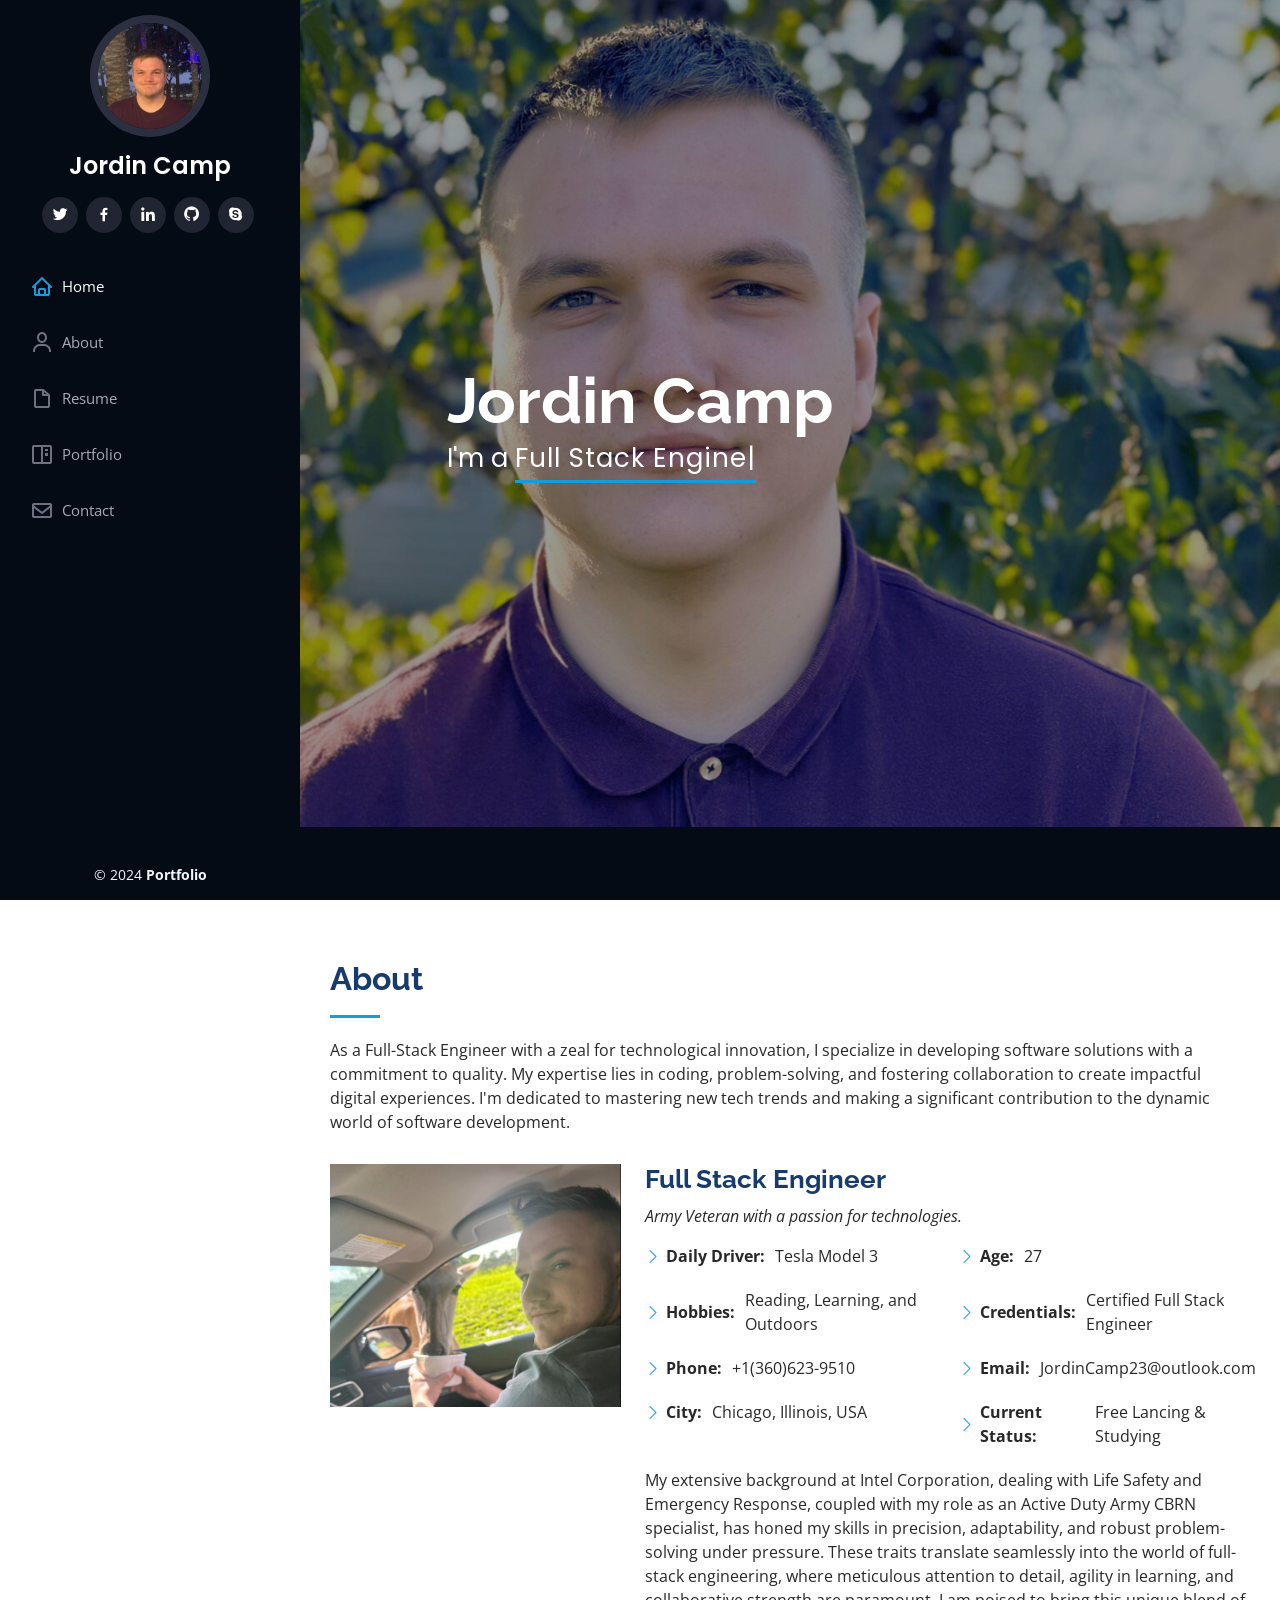
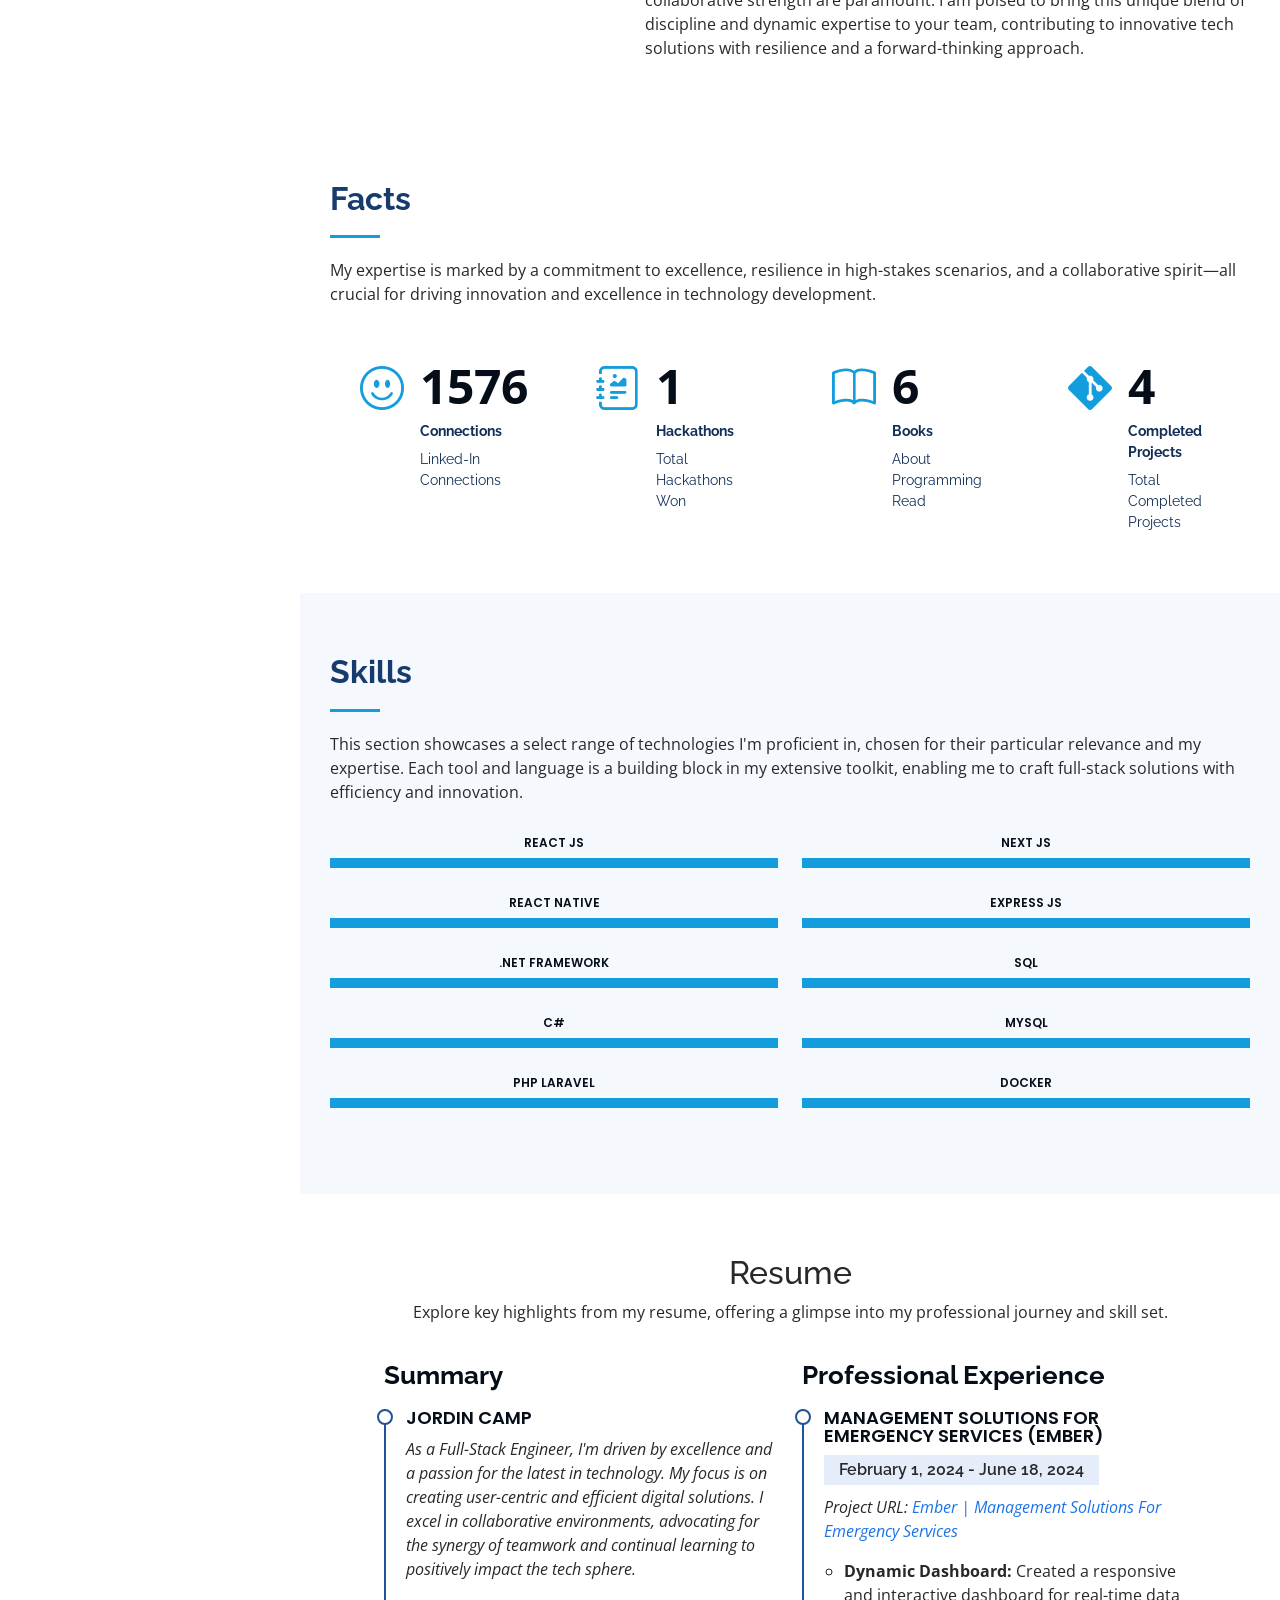
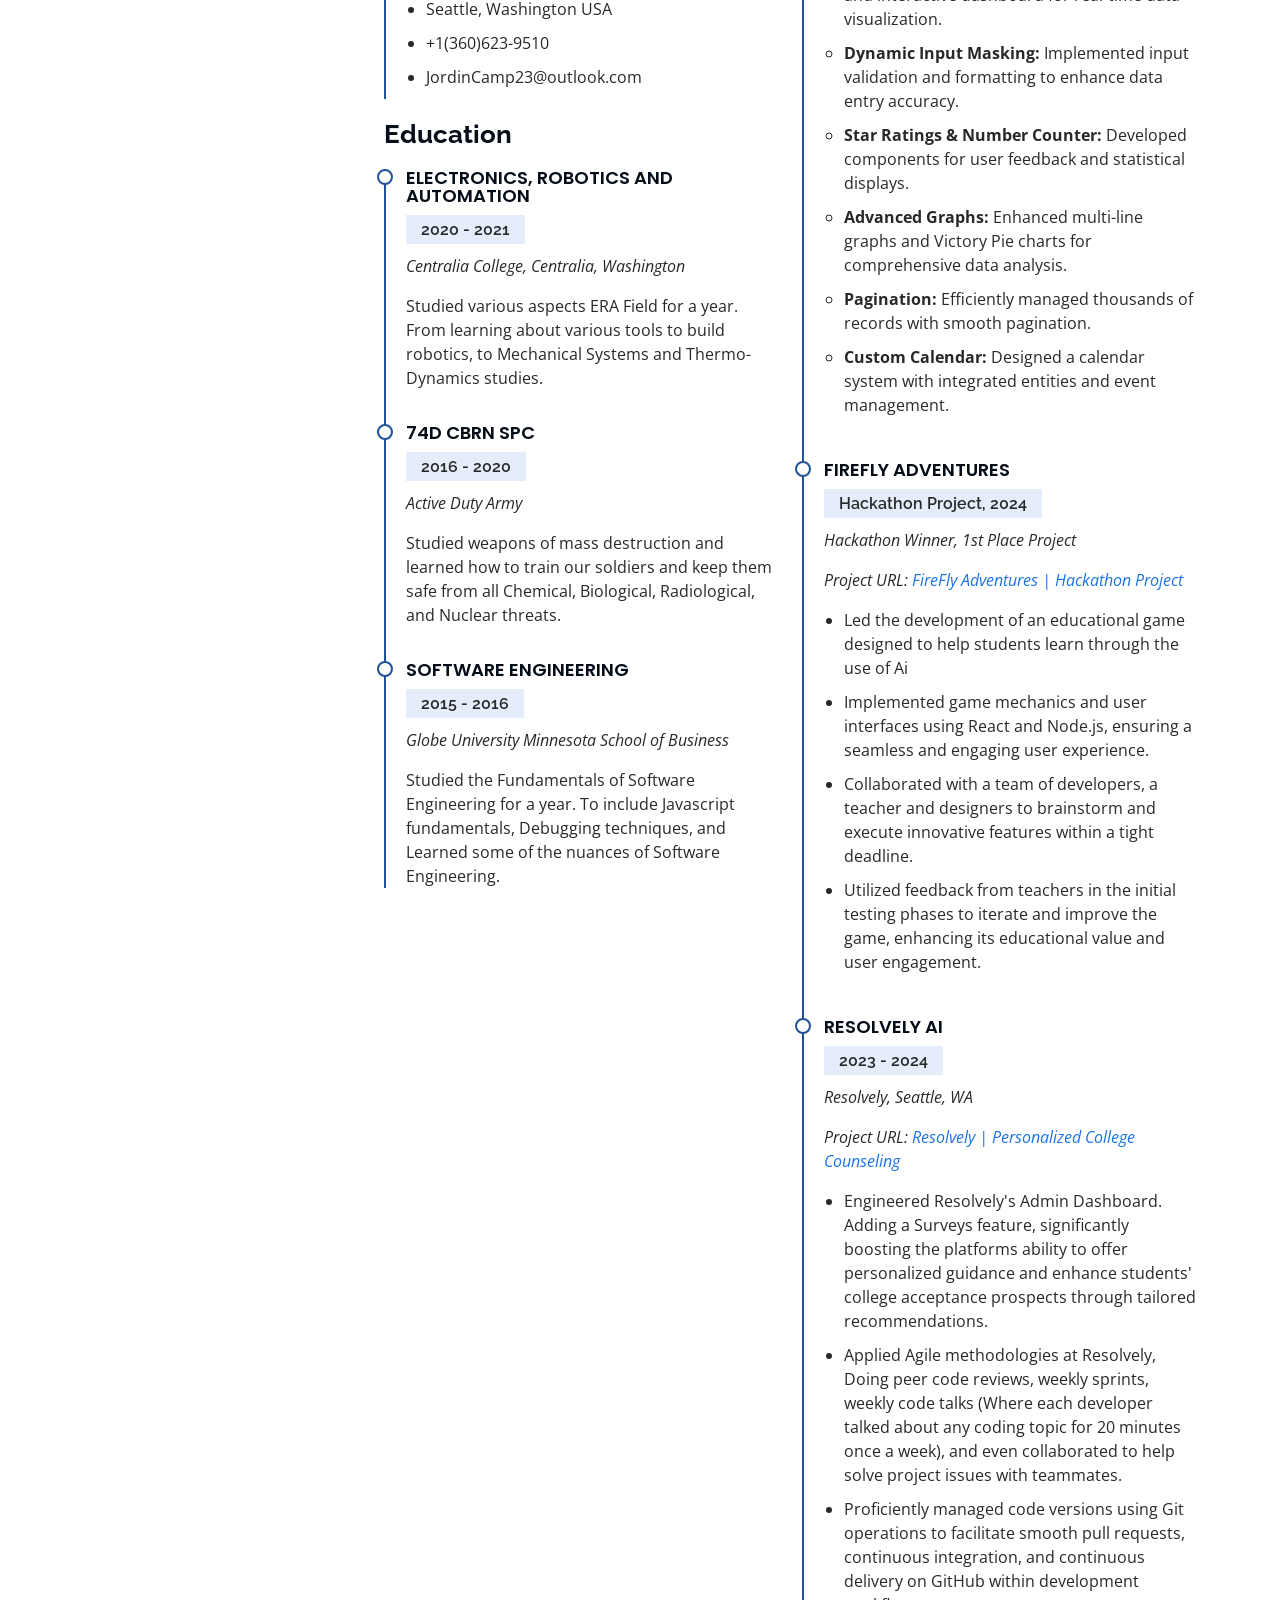
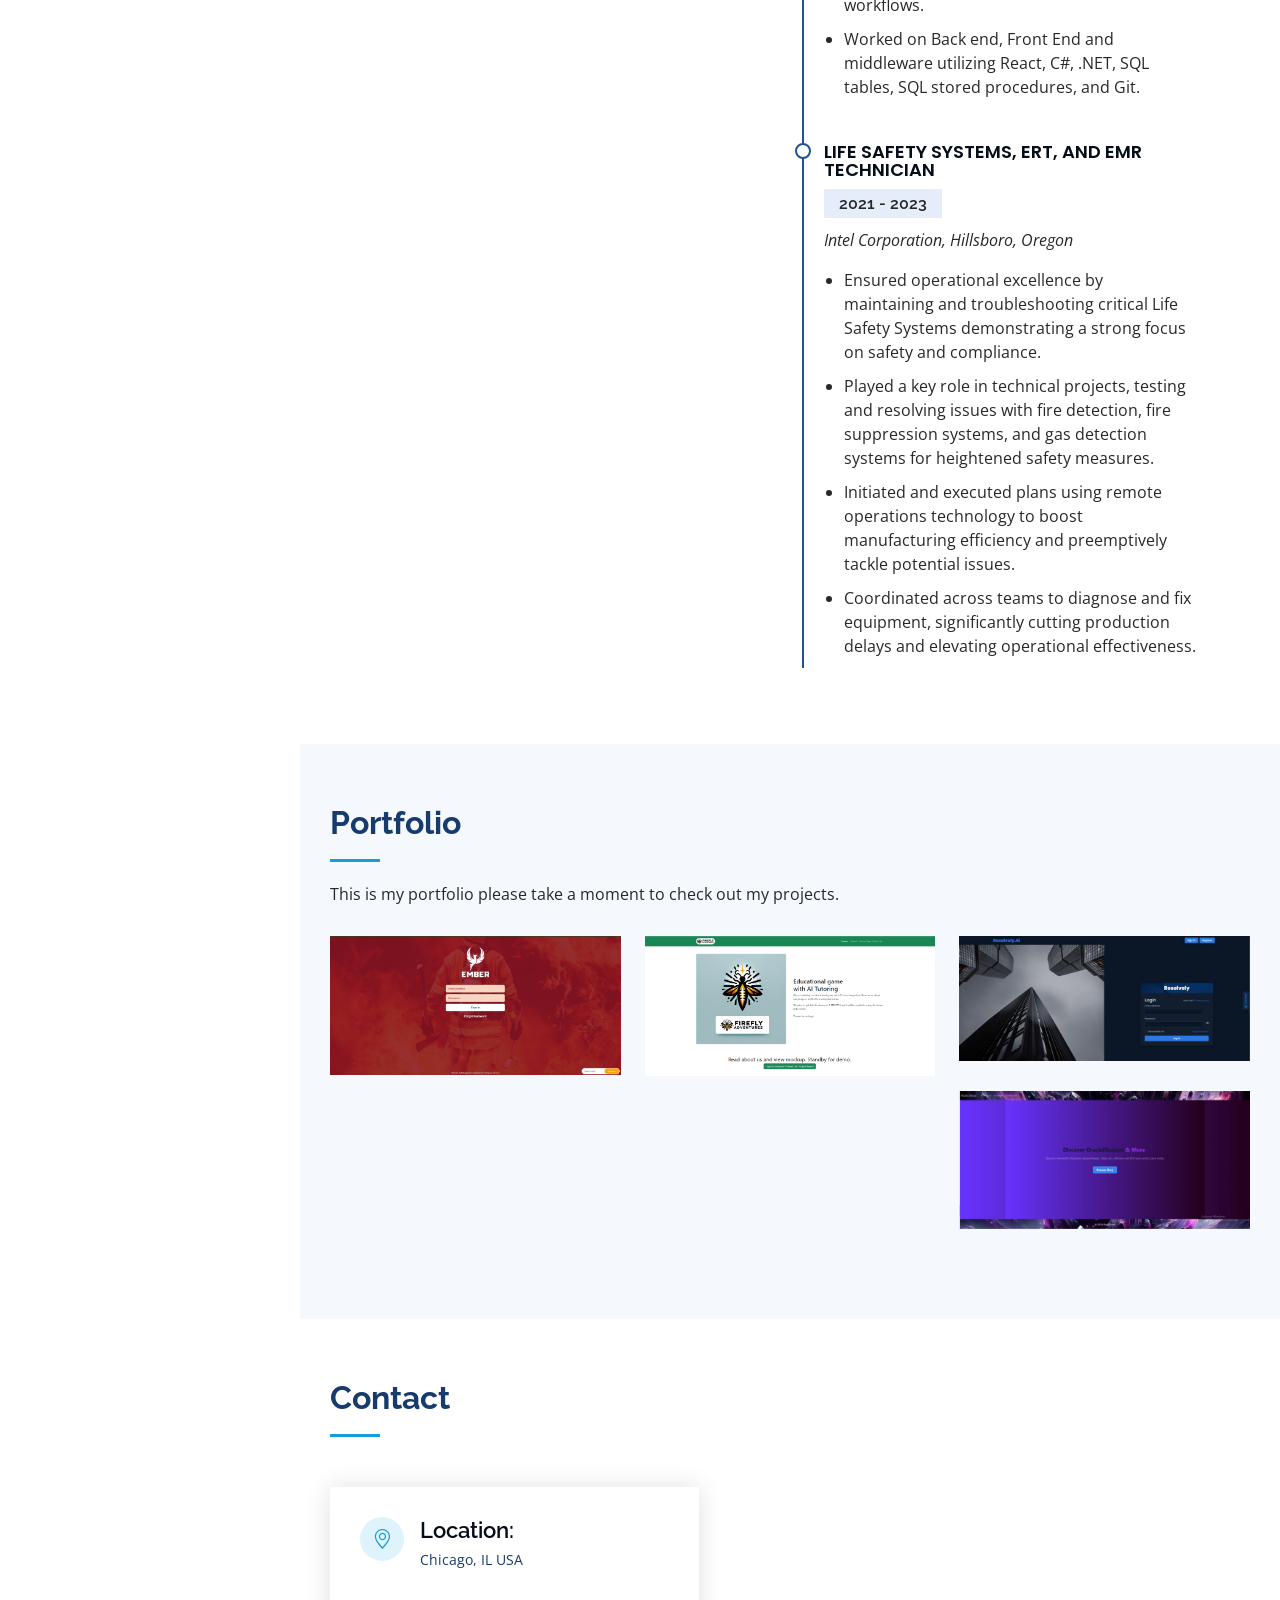
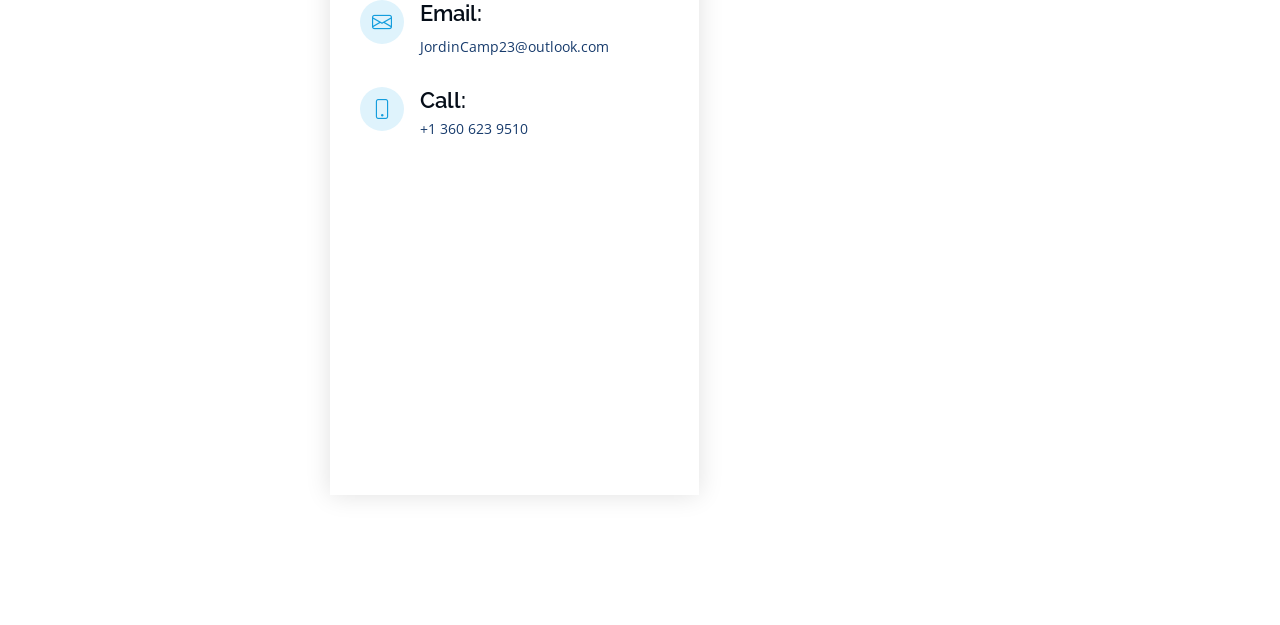
<file: index.html>
<!DOCTYPE html>
<html lang="en">

<head>
  <meta charset="utf-8">
  <meta content="width=device-width, initial-scale=1.0" name="viewport">

  <title>Jordin's Portfolio</title>
  <meta content="" name="description">
  <meta content="" name="keywords">


  <link href="assets\img\favicon4.webp" rel="icon">
  <link href="assets/img/apple-touch-icon.png" rel="apple-touch-icon">

  <link href="https://fonts.googleapis.com/css?family=Open+Sans:300,300i,400,400i,600,600i,700,700i|Raleway:300,300i,400,400i,500,500i,600,600i,700,700i|Poppins:300,300i,400,400i,500,500i,600,600i,700,700i" rel="stylesheet">

 
  <link href="assets/vendor/aos/aos.css" rel="stylesheet">
  <link href="assets/vendor/bootstrap/css/bootstrap.min.css" rel="stylesheet">
  <link href="assets/vendor/bootstrap-icons/bootstrap-icons.css" rel="stylesheet">
  <link href="assets/vendor/boxicons/css/boxicons.min.css" rel="stylesheet">
  <link href="assets/vendor/glightbox/css/glightbox.min.css" rel="stylesheet">
  <link href="assets/vendor/swiper/swiper-bundle.min.css" rel="stylesheet">

  
  <link href="assets/css/style.css" rel="stylesheet">


</head>

<body>

 
  <i class="bi bi-list mobile-nav-toggle d-xl-none"></i>

 
  <header id="header">
    <div class="d-flex flex-column">

      <div class="profile">
        <img src="assets/img/ProfileRounded.png" alt="" class="img-fluid rounded-circle">
        <h1 class="text-light"><a href="index.html">Jordin Camp</a></h1>
        <div class="social-links mt-3 text-center">
          <a href="https://twitter.com/camp_jordin" class="twitter"><i class="bx bxl-twitter"></i></a>
          <a href="https://www.facebook.com/profile.php?id=100091998750128" class="facebook"><i class="bx bxl-facebook"></i></a> 
          <a href="https://www.linkedin.com/in/jordindc7/" class="linkedin"><i class="bx bxl-linkedin"></i></a>
          <a href="https://github.com/JordinDC7" class="instagram"><i class="bx bxl-github"></i></a>
          <a href="#" class="google-plus"><i class="bx bxl-skype"></i></a>
         
        </div>
      </div>

      <nav id="navbar" class="nav-menu navbar">
        <ul>
          <li><a href="#hero" class="nav-link scrollto active"><i class="bx bx-home"></i> <span>Home</span></a></li>
          <li><a href="#about" class="nav-link scrollto"><i class="bx bx-user"></i> <span>About</span></a></li>
          <li><a href="#resume" class="nav-link scrollto"><i class="bx bx-file-blank"></i> <span>Resume</span></a></li>
          <li><a href="#portfolio" class="nav-link scrollto"><i class="bx bx-book-content"></i> <span>Portfolio</span></a></li>
          <li><a href="#contact" class="nav-link scrollto"><i class="bx bx-envelope"></i> <span>Contact</span></a></li>
        </ul>
      </nav>
    </div>
  </header>

  
  <section id="hero" class="d-flex flex-column justify-content-center align-items-center">
    <div class="hero-container" data-aos="fade-in">
      <h1>Jordin Camp</h1>
      <p>I'm a <span class="typed" data-typed-items="Full Stack Engineer, Team Player, Thinker, Code Enthusiast "></span></p>
    </div>
  </section>

  <main id="main">

   
    <section id="about" class="about">
      <div class="container">

        <div class="section-title">
          <h2>About</h2>
          <p>
            As a Full-Stack Engineer with a zeal for technological innovation, I specialize in developing software solutions with a commitment to quality. My expertise lies in coding, problem-solving, and fostering collaboration to create impactful digital experiences. I'm dedicated to mastering new tech trends and making a significant contribution to the dynamic world of software development.  </p>
        </div>

        <div class="row">
          <div class="col-lg-4" data-aos="fade-right">
            <img src="assets/img/portfolio/LinkedInPic.jpg" class="img-fluid" alt="">
          </div>
          <div class="col-lg-8 pt-4 pt-lg-0 content" data-aos="fade-left">
            <h3>Full Stack Engineer</h3>
            <p class="fst-italic">
              Army Veteran with a passion for technologies.
            </p>
            <div class="row">
              <div class="col-lg-6">
                <ul>
                  <li><i class="bi bi-chevron-right"></i> <strong>Daily Driver:</strong> <span>Tesla Model 3</span></li>
                  <li><i class="bi bi-chevron-right"></i> <strong>Hobbies:</strong> <span>Reading, Learning, and Outdoors</span></li>
                  <li><i class="bi bi-chevron-right"></i> <strong>Phone:</strong> <span>+1(360)623-9510</span></li>
                  <li><i class="bi bi-chevron-right"></i> <strong>City:</strong> <span>Chicago, Illinois, USA</span></li>
                </ul>
              </div>
              <div class="col-lg-6">
                <ul>
                  <li><i class="bi bi-chevron-right"></i> <strong>Age:</strong> <span>27</span></li>
                  <li><i class="bi bi-chevron-right"></i> <strong>Credentials:</strong> <span>Certified Full Stack Engineer</span></li>
                  <li><i class="bi bi-chevron-right"></i> <strong>Email:</strong> <span>JordinCamp23@outlook.com</span></li>
                  <li><i class="bi bi-chevron-right"></i> <strong>Current Status:</strong> <span>Free Lancing & Studying</span></li>
                </ul>
              </div>
            </div>
            <p>
              My extensive background at Intel Corporation, dealing with Life Safety and Emergency Response, coupled with my role as an Active Duty Army CBRN specialist, has honed my skills in precision, adaptability, and robust problem-solving under pressure. These traits translate seamlessly into the world of full-stack engineering, where meticulous attention to detail, agility in learning, and collaborative strength are paramount. I am poised to bring this unique blend of discipline and dynamic expertise to your team, contributing to innovative tech solutions with resilience and a forward-thinking approach.
              
            </p>
          </div>
        </div>

      </div>
    </section>

   
    <section id="facts" class="facts">
      <div class="container">

        <div class="section-title">
          <h2>Facts</h2>
          <p> My expertise is marked by a commitment to excellence, resilience in high-stakes scenarios, and a collaborative spirit—all crucial for driving innovation and excellence in technology development.</p>
        </div>

        <div class="row no-gutters">

          <div class="col-lg-3 col-md-6 d-md-flex align-items-md-stretch" data-aos="fade-up">
            <div class="count-box">
              <i class="bi bi-emoji-smile"></i>
              <span data-purecounter-start="0" data-purecounter-end="1576" data-purecounter-duration="1" class="purecounter"></span>
              <p><strong>Connections</strong> </p>
              <p style="margin-top: -5%;">Linked-In Connections</p>
            </div>
          </div>

          <div class="col-lg-3 col-md-6 d-md-flex align-items-md-stretch" data-aos="fade-up" data-aos-delay="100">
            <div class="count-box">
              <i class="bi bi-journal-richtext"></i>
              <span data-purecounter-start="0" data-purecounter-end="1" data-purecounter-duration="1" class="purecounter"></span>
              <p><strong>Hackathons</strong></p>
              <p style="margin-top: -5%;">Total Hackathons Won</p>
             
            </div>
          </div>

          <div class="col-lg-3 col-md-6 d-md-flex align-items-md-stretch" data-aos="fade-up" data-aos-delay="200">
            <div class="count-box">
              <i class="bi bi-book"></i>
              <span data-purecounter-start="0" data-purecounter-end="6" data-purecounter-duration="1" class="purecounter"></span>
              <p><strong>Books</strong> </p>
              <p style="margin-top: -5%;">About Programming Read</p>
            </div>
          </div>

          <div class="col-lg-3 col-md-6 d-md-flex align-items-md-stretch" data-aos="fade-up" data-aos-delay="300">
            <div class="count-box">
              <i class="bi bi-git"></i>
              <span data-purecounter-start="0" data-purecounter-end="4" data-purecounter-duration="1" class="purecounter"></span>
              <p><strong>Completed Projects</strong> </p>
              <p style="margin-top: -5%;">Total Completed Projects</p>
            </div>
          </div>

        </div>

      </div>
    </section>

   
    <section id="skills" class="skills section-bg">
      <div class="container">

        <div class="section-title">
          <h2>Skills</h2>
          <p>This section showcases a select range of technologies I'm proficient in, chosen for their particular relevance and my expertise. Each tool and language is a building block in my extensive toolkit, enabling me to craft full-stack solutions with efficiency and innovation.</p>
        </div>

        <div class="row skills-content">

          <div class="col-lg-6" data-aos="fade-up">

            <div class="progress">
              <span class="skill text-center">React js</span>
              <div class="progress-bar-wrap">
                <div class="progress-bar" role="progressbar" aria-valuenow="100" aria-valuemin="0" aria-valuemax="100"></div>
              </div>
            </div>
            <div class="progress">
              <span class="skill text-center">React Native</span>
              <div class="progress-bar-wrap">
                <div class="progress-bar" role="progressbar" aria-valuenow="100" aria-valuemin="0" aria-valuemax="100"></div>
              </div>
            </div>

            <div class="progress">
              <span class="skill text-center">.NET Framework</span>
              <div class="progress-bar-wrap">
                <div class="progress-bar" role="progressbar" aria-valuenow="100" aria-valuemin="0" aria-valuemax="100"></div>
              </div>
            </div>

            <div class="progress">
              <span class="skill text-center">C# </span>
              <div class="progress-bar-wrap">
                <div class="progress-bar" role="progressbar" aria-valuenow="100" aria-valuemin="0" aria-valuemax="100"></div>
              </div>
            </div>
            <div class="progress">
              <span class="skill text-center">PHP Laravel </span>
              <div class="progress-bar-wrap">
                <div class="progress-bar" role="progressbar" aria-valuenow="100" aria-valuemin="0" aria-valuemax="100"></div>
              </div>
            </div>

          </div>

          <div class="col-lg-6" data-aos="fade-up" data-aos-delay="100">

            <div class="progress">
              <span class="skill text-center">Next JS</span>
              <div class="progress-bar-wrap">
                <div class="progress-bar" role="progressbar" aria-valuenow="100" aria-valuemin="0" aria-valuemax="100"></div>
              </div>
            </div>

            <div class="progress">
              <span class="skill text-center">Express JS</span>
              <div class="progress-bar-wrap">
                <div class="progress-bar" role="progressbar" aria-valuenow="100" aria-valuemin="0" aria-valuemax="100"></div>
              </div>
            </div>

            <div class="progress">
              <span class="skill text-center">SQL</span>
              <div class="progress-bar-wrap">
                <div class="progress-bar" role="progressbar" aria-valuenow="100" aria-valuemin="0" aria-valuemax="100"></div>
              </div>
              
              
            </div>
            
            <div class="progress">
              <span class="skill text-center">MySQL</span>
              <div class="progress-bar-wrap">
                <div class="progress-bar" role="progressbar" aria-valuenow="100" aria-valuemin="0" aria-valuemax="100"></div>
              </div>

              
          </div>

          <div class="progress">
            <span class="skill text-center">Docker</span>
            <div class="progress-bar-wrap">
              <div class="progress-bar" role="progressbar" aria-valuenow="100" aria-valuemin="0" aria-valuemax="100"></div>
            </div>
        </div>

      </div>
    </section>

    
    <section id="resume" class="resume">
      <div class="container text-center">
        <h2>Resume</h2>
        <p>Explore key highlights from my resume, offering a glimpse into my professional journey and skill set.</p>
      </div>
      
      <div class="row justify-content-center">
        <div class="col-lg-5" data-aos="fade-up">
          <h3 class="resume-title">Summary</h3>
          <div class="resume-item pb-0">
            <h4>Jordin Camp</h4>
            <p><em>
              As a Full-Stack Engineer, I'm driven by excellence and a passion for the latest in technology. My focus is on creating user-centric and efficient digital solutions. I excel in collaborative environments, advocating for the synergy of teamwork and continual learning to positively impact the tech sphere.</em></p>
            <ul>
              <li>Seattle, Washington USA</li>
              <li>+1(360)623-9510</li>
              <li>JordinCamp23@outlook.com</li>
            </ul>
          </div>
    
          <h3 class="resume-title">Education</h3>
          <div class="resume-item">
            <h4>Electronics, Robotics and Automation</h4>
            <h5>2020 - 2021</h5>
            <p><em>Centralia College, Centralia, Washington</em></p>
            <p>Studied various aspects ERA Field for a year. From learning about various tools to build robotics, to Mechanical Systems and Thermo-Dynamics studies.</p>
          </div>
          <div class="resume-item">
            <h4>74D CBRN SPC</h4>
            <h5>2016 - 2020</h5>
            <p><em>Active Duty Army</em></p>
            <p>Studied weapons of mass destruction and learned how to train our soldiers and keep them safe from all Chemical, Biological, Radiological, and Nuclear threats.</p>
          </div>
          <div class="resume-item">
            <h4>Software Engineering</h4>
            <h5>2015 - 2016</h5>
            <p><em>Globe University Minnesota School of Business</em></p>
            <p>Studied the Fundamentals of Software Engineering for a year. To include Javascript fundamentals, Debugging techniques, and Learned some of the nuances of Software Engineering.</p>
          </div>
        </div>
        <div class="col-lg-5" data-aos="fade-up" data-aos-delay="100">
          <h3 class="resume-title">Professional Experience</h3>
          <div class="resume-item">
            <h4>Management Solutions for Emergency Services (Ember)</h4>
            <h5>February 1, 2024 - June 18, 2024</h5>
            <p><em>Project URL: <a href="https://app.emberfd.com/" target="_blank" style="color: #1a73e8;">Ember | Management Solutions For Emergency Services</a></em></p>
            <ul style="list-style-type: circle;">
              <li><strong>Dynamic Dashboard:</strong> Created a responsive and interactive dashboard for real-time data visualization.</li>
              <li><strong>Dynamic Input Masking:</strong> Implemented input validation and formatting to enhance data entry accuracy.</li>
              <li><strong>Star Ratings & Number Counter:</strong> Developed components for user feedback and statistical displays.</li>
              <li><strong>Advanced Graphs:</strong> Enhanced multi-line graphs and Victory Pie charts for comprehensive data analysis.</li>
              <li><strong>Pagination:</strong> Efficiently managed thousands of records with smooth pagination.</li>
              <li><strong>Custom Calendar:</strong> Designed a calendar system with integrated entities and event management.</li>
            </ul>
          </div>
          <div class="resume-item">
            <h4>FireFly Adventures</h4>
            <h5>Hackathon Project, 2024</h5>
            <p><em>Hackathon Winner, 1st Place Project</em></p>
            <p><em>Project URL: <a href="https://www.firefly-adventures.com/" target="_blank" style="color: #1a73e8;">FireFly Adventures | Hackathon Project</a></em></p>
            <ul style="list-style-type: disc;">
              <li>Led the development of an educational game designed to help students learn through the use of Ai</li>
              <li>Implemented game mechanics and user interfaces using React and Node.js, ensuring a seamless and engaging user experience.</li>
              <li>Collaborated with a team of developers, a teacher and designers to brainstorm and execute innovative features within a tight deadline.</li>
              <li>Utilized feedback from teachers in the initial testing phases to iterate and improve the game, enhancing its educational value and user engagement.</li>
            </ul>
          </div>
          <div class="resume-item">
            <h4>Resolvely Ai</h4>
            <h5>2023 - 2024</h5>
            <p><em>Resolvely, Seattle, WA</em></p>
            <p><em>Project URL: <a href="https://resolvely.azurewebsites.net/" target="_blank" style="color: #1a73e8;">Resolvely | Personalized College Counseling</a></em></p>
            <ul style="list-style-type: disc;">
              <li>Engineered Resolvely's Admin Dashboard. Adding a Surveys feature, significantly boosting the platforms ability to offer personalized guidance and enhance students' college acceptance prospects through tailored recommendations.</li>
              <li>Applied Agile methodologies at Resolvely, Doing peer code reviews, weekly sprints, weekly code talks (Where each developer talked about any coding topic for 20 minutes once a week), and even collaborated to help solve project issues with teammates.</li>
              <li>Proficiently managed code versions using Git operations to facilitate smooth pull requests, continuous integration, and continuous delivery on GitHub within development workflows.</li>
              <li>Worked on Back end, Front End and middleware utilizing React, C#, .NET, SQL tables, SQL stored procedures, and Git.</li>
            </ul>
          </div>
          <div class="resume-item">
            <h4>Life Safety Systems, ERT, and EMR Technician</h4>
            <h5>2021 - 2023</h5>
            <p><em>Intel Corporation, Hillsboro, Oregon</em></p>
            <ul style="list-style-type: disc;">
              <li>Ensured operational excellence by maintaining and troubleshooting critical Life Safety Systems demonstrating a strong focus on safety and compliance.</li>
              <li>Played a key role in technical projects, testing and resolving issues with fire detection, fire suppression systems, and gas detection systems for heightened safety measures.</li>
              <li>Initiated and executed plans using remote operations technology to boost manufacturing efficiency and preemptively tackle potential issues.</li>
              <li>Coordinated across teams to diagnose and fix equipment, significantly cutting production delays and elevating operational effectiveness.</li>
            </ul>
          </div>
          
        </div>
      </div>
    </section>
    

    
    <section id="portfolio" class="portfolio section-bg">
      <div class="container">

        <div class="section-title">
          <h2>Portfolio</h2>
          <p>This is my portfolio please take a moment to check out my projects.</p>
        </div>

        
        <div class="row portfolio-container" data-aos="fade-up" data-aos-delay="100">

          <div class="col-lg-4 col-md-6 portfolio-item filter-app">
            <div class="portfolio-wrap">
              <img src="assets/img/portfolio/EmberFdApp.jpg" class="img-fluid" alt="">
              <div class="portfolio-links">
                <a href="assets/img/portfolio/EmberFdApp.jpg" data-gallery="portfolioGallery" class="portfolio-lightbox" title="EmberFDApp"><i class="bx bx-plus"></i></a>
                <a href="EmberFdApp.html" title="More Details"><i class="bx bx-link"></i></a>
              </div>
            </div>
          </div>

          <div class="col-lg-4 col-md-6 portfolio-item filter-app">
            <div class="portfolio-wrap">
              <img src="assets/img/portfolio/Firefly.png" class="img-fluid" alt="">
              <div class="portfolio-links">
                <a href="assets/img/portfolio/Firefly.png" data-gallery="portfolioGallery" class="portfolio-lightbox" title="FireFly"><i class="bx bx-plus"></i></a>
                <a href="portfolio-details.html" title="More Details"><i class="bx bx-link"></i></a>
              </div>
            </div>
          </div>


          <div class="col-lg-4 col-md-6 portfolio-item filter-web">
            <div class="portfolio-wrap">
              <img src="assets/img/portfolio/resolvely.jpg" class="img-fluid" alt="">
              <div class="portfolio-links">
                <a href="assets/img/portfolio/resolvely.jpg" data-gallery="portfolioGallery" class="portfolio-lightbox" title="Resolvely"><i class="bx bx-plus"></i></a>
                <a href="portfolio-details2.html" title="More Details"><i class="bx bx-link"></i></a>
              </div>
            </div>
          </div>

          <div class="col-lg-4 col-md-6 portfolio-item filter-app">
            <div class="portfolio-wrap">
              <img src="assets/img/portfolio/OracleIllusions.png" class="img-fluid" alt="">
              <div class="portfolio-links">
                <a href="assets/img/portfolio/OracleIllusions.png" data-gallery="portfolioGallery" class="portfolio-lightbox" title="OracleIllusions"><i class="bx bx-plus"></i></a>
                <a href="portfolio-details3.html" title="More Details"><i class="bx bx-link"></i></a>
              </div>
            </div>
          </div>

          
        </div>

      </div>
    </section>

      </div>
    </section>
    <section id="contact" class="contact">
      <div class="container">

        <div class="section-title">
          <h2>Contact</h2>
          <p></p>
        </div>

        <div class="row" data-aos="fade-in">

          <div class="col-lg-5 d-flex align-items-stretch">
            <div class="info">
              <div class="address">
                <i class="bi bi-geo-alt"></i>
                <h4>Location:</h4>
                <p> Chicago, IL USA</p>
              </div>

              <div class="email">
                <i class="bi bi-envelope"></i>
                <h4>Email:</h4>
                <p>JordinCamp23@outlook.com</p>
              </div>

              <div class="phone">
                <i class="bi bi-phone"></i>
                <h4>Call:</h4>
                <p>+1 360 623 9510</p>
              </div>

              <iframe src="https://www.google.com/maps/embed?pb=!1m18!1m12!1m3!1d190255.43573795442!2d-87.8967706293739!3d41.83387098161992!2m3!1f0!2f0!3f0!3m2!1i1024!2i768!4f13.1!3m3!1m2!1s0x880e2c3cd0f4cbed%3A0xafe0a6ad09c0c000!2sChicago%2C%20IL!5e0!3m2!1sen!2sus!4v1721331562312!5m2!1sen!2sus" frameborder="0" style="border:0; width: 100%; height: 290px;" allowfullscreen></iframe>
  
            </div>

          </div>

          <!-- <div class="col-lg-7 mt-5 mt-lg-0 d-flex align-items-stretch">
            <form action="forms/contact.php" method="post" role="form" class="php-email-form">
              <div class="row">
                <div class="form-group col-md-6">
                  <label for="name">Your Name</label>
                  <input type="text" name="name" class="form-control" id="name" required>
                </div>
                <div class="form-group col-md-6">
                  <label for="name">Your Email</label>
                  <input type="email" class="form-control" name="email" id="email" required>
                </div>
              </div>
              <div class="form-group">
                <label for="name">Subject</label>
                <input type="text" class="form-control" name="subject" id="subject" required>
              </div>
              <div class="form-group">
                <label for="name">Message</label>
                <textarea class="form-control" name="message" rows="10" required></textarea>
              </div>
              <div class="my-3">
                <div class="loading">Loading</div>
                <div class="error-message"></div>
                <div class="sent-message">Your message has been sent. Thank you!</div>
              </div>
              <div class="text-center"><button type="submit">Send Message</button></div>
            </form>
          </div> -->

        </div>

      </div>
    </section>
  </main>

 
  <footer id="footer">
    <div class="container">
      <div class="copyright">
        &copy; 2024 <strong><span>Portfolio</span></strong>
      </div>
      
    </div>
  </footer>

  <a href="#" class="back-to-top d-flex align-items-center justify-content-center"><i class="bi bi-arrow-up-short"></i></a>


  <script src="assets/vendor/purecounter/purecounter_vanilla.js"></script>
  <script src="assets/vendor/aos/aos.js"></script>
  <script src="assets/vendor/bootstrap/js/bootstrap.bundle.min.js"></script>
  <script src="assets/vendor/glightbox/js/glightbox.min.js"></script>
  <script src="assets/vendor/isotope-layout/isotope.pkgd.min.js"></script>
  <script src="assets/vendor/swiper/swiper-bundle.min.js"></script>
  <script src="assets/vendor/typed.js/typed.umd.js"></script>
  <script src="assets/vendor/waypoints/noframework.waypoints.js"></script>
  <script src="assets/vendor/php-email-form/validate.js"></script>

  
  <script src="assets/js/main.js"></script>

</body>

</html>
</file>
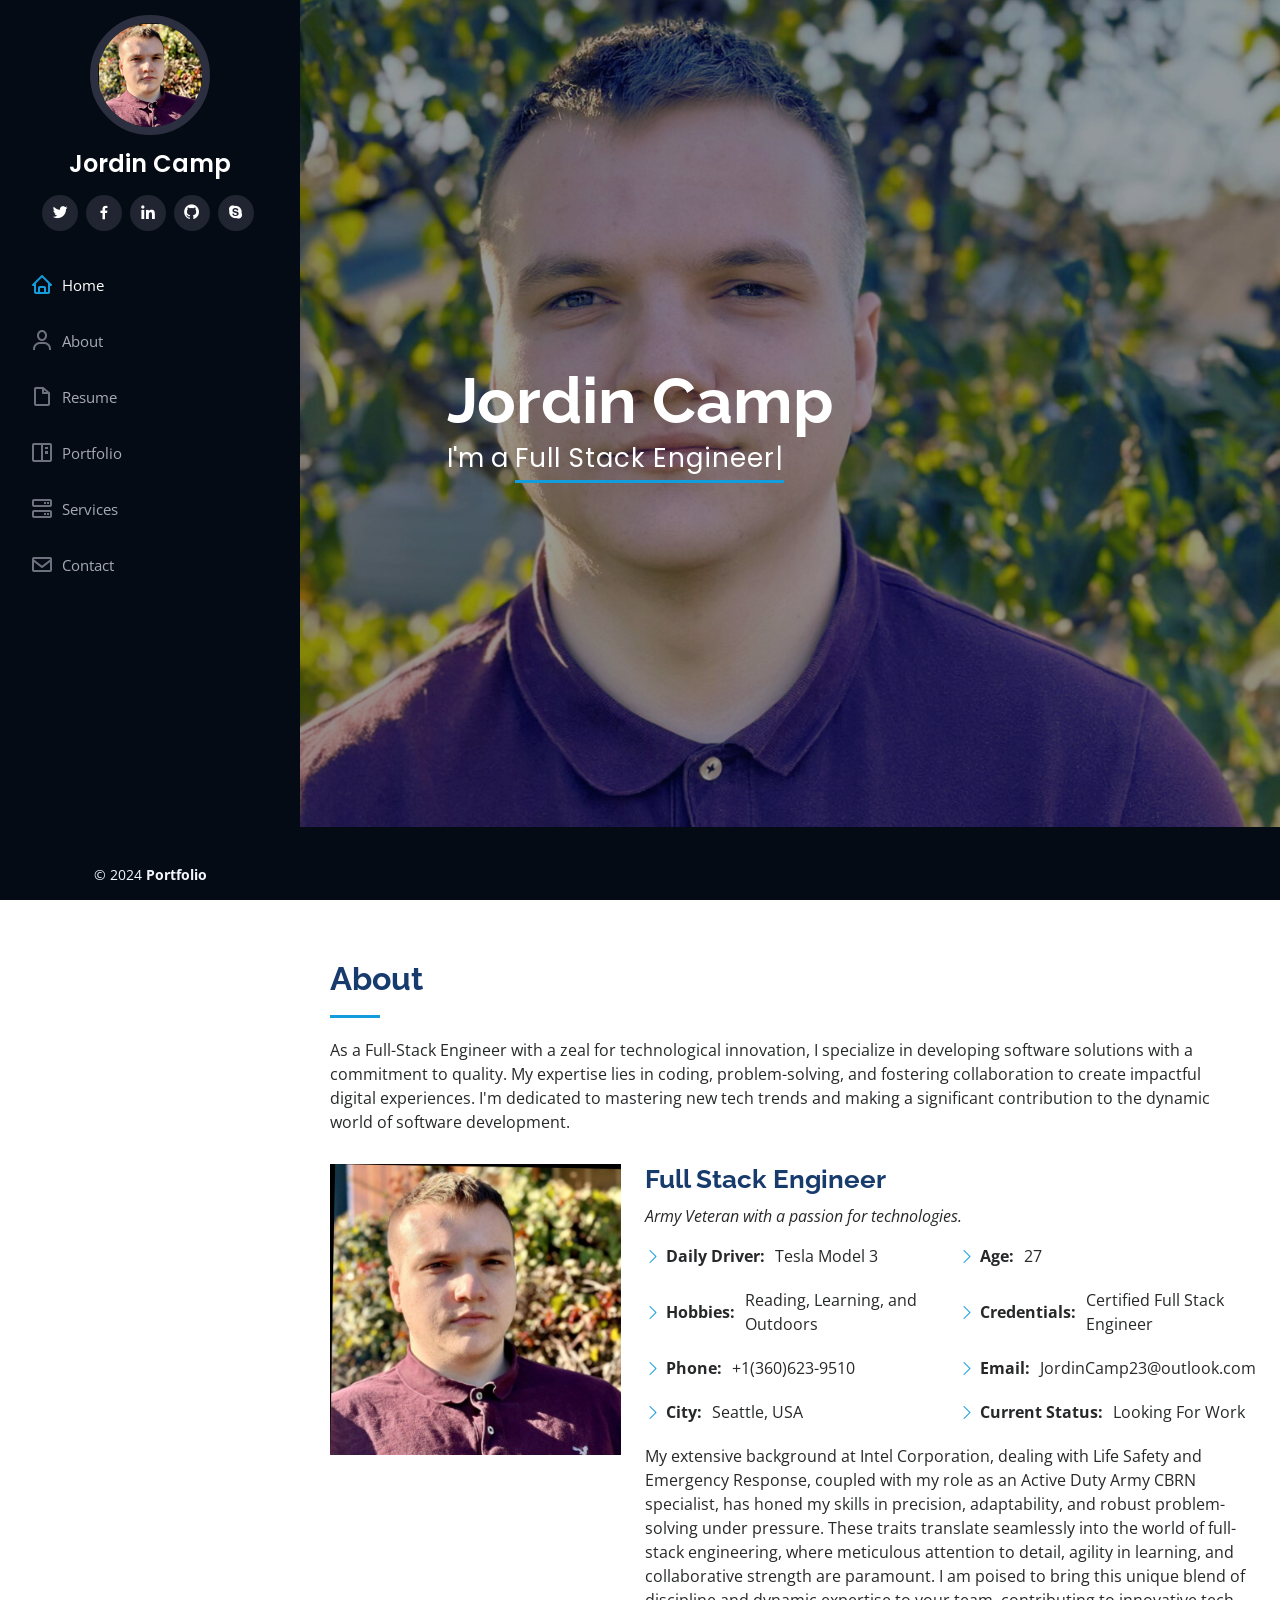
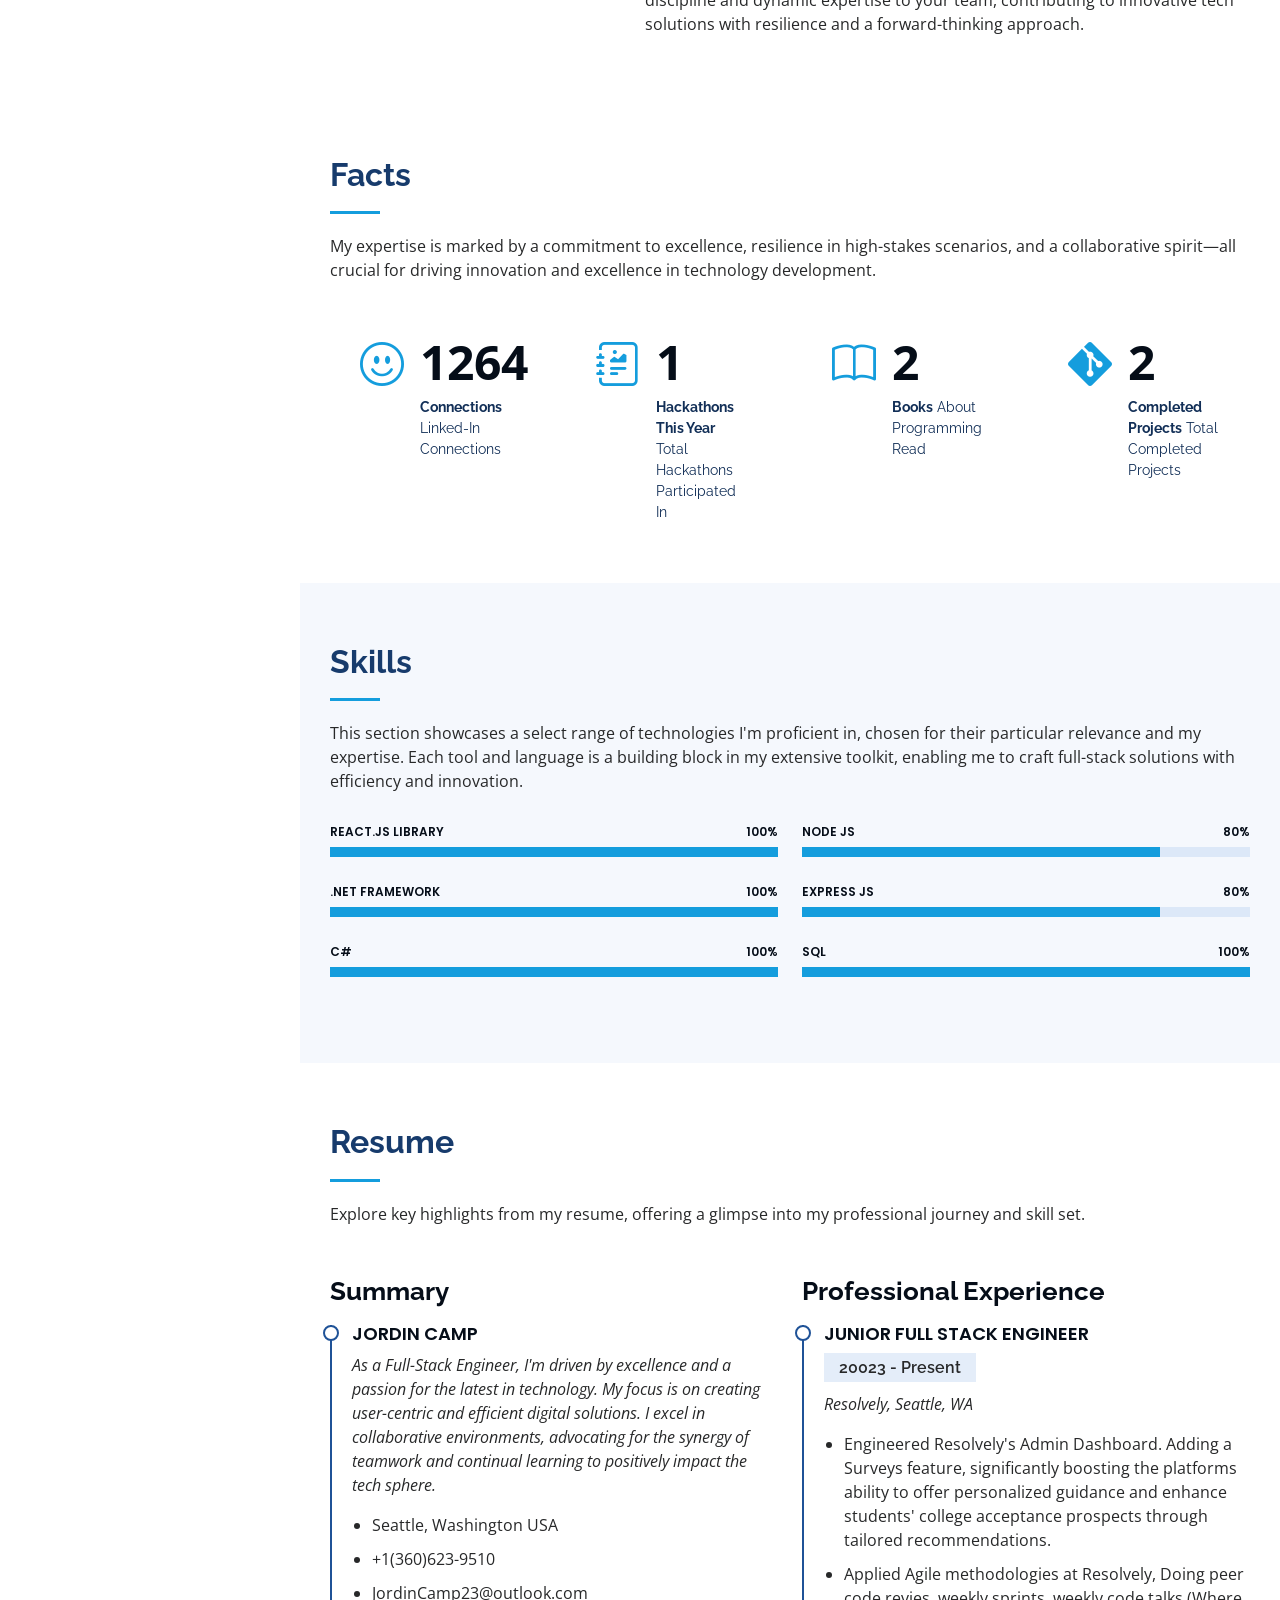
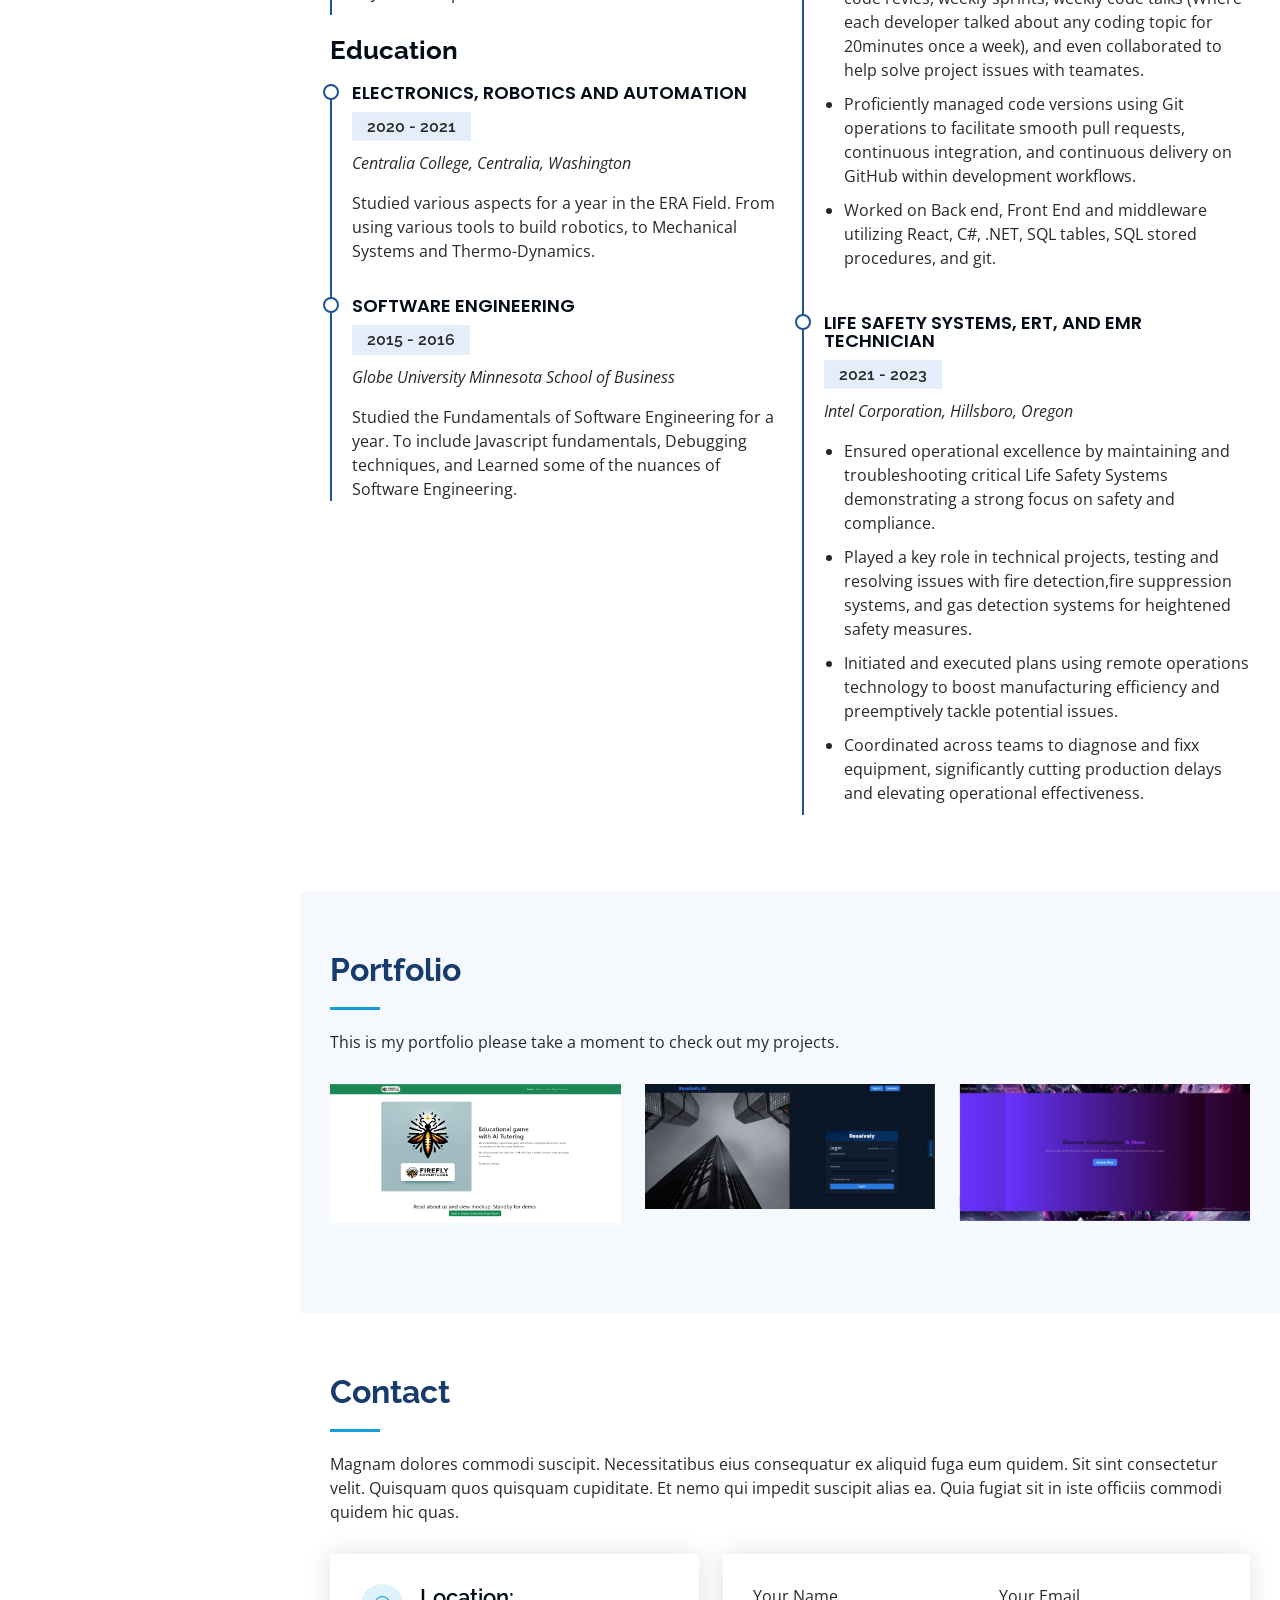
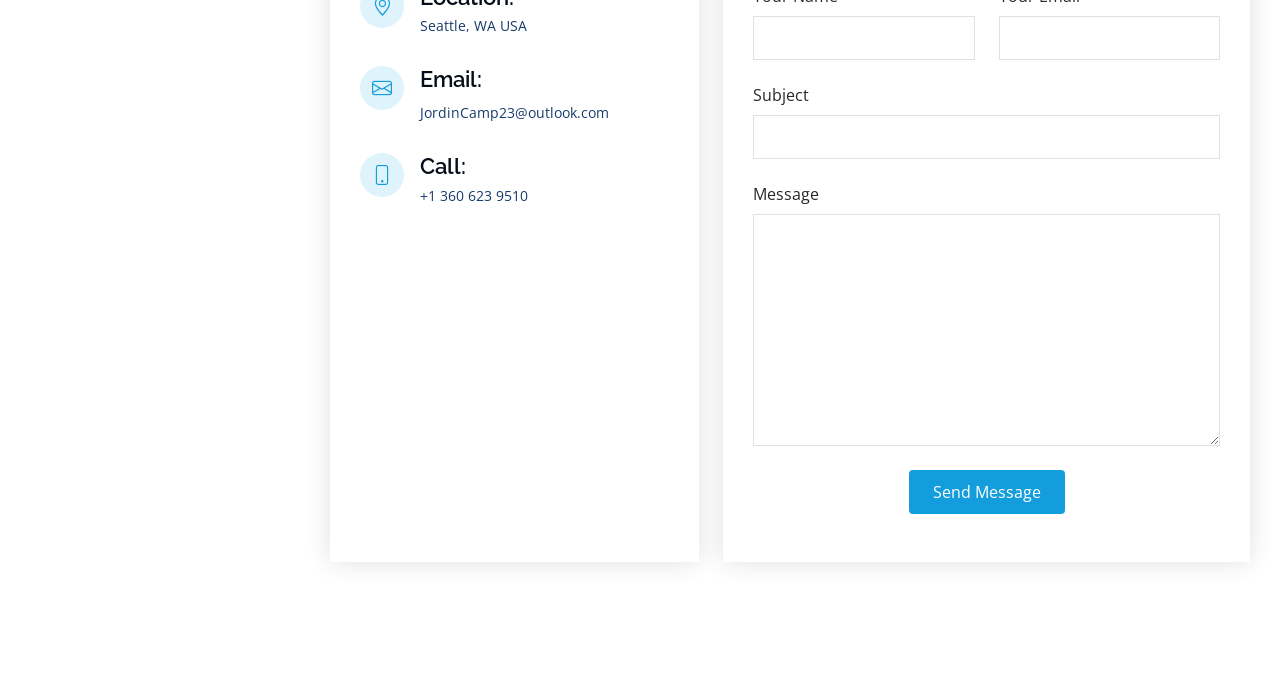
<file: JordinsPortfolio/index.html>
<!DOCTYPE html>
<html lang="en">

<head>
  <meta charset="utf-8">
  <meta content="width=device-width, initial-scale=1.0" name="viewport">

  <title>Jordin's Portfolio</title>
  <meta content="" name="description">
  <meta content="" name="keywords">


  <link href="" rel="icon">
  <link href="assets/img/apple-touch-icon.png" rel="apple-touch-icon">

  <link href="https://fonts.googleapis.com/css?family=Open+Sans:300,300i,400,400i,600,600i,700,700i|Raleway:300,300i,400,400i,500,500i,600,600i,700,700i|Poppins:300,300i,400,400i,500,500i,600,600i,700,700i" rel="stylesheet">

 
  <link href="assets/vendor/aos/aos.css" rel="stylesheet">
  <link href="assets/vendor/bootstrap/css/bootstrap.min.css" rel="stylesheet">
  <link href="assets/vendor/bootstrap-icons/bootstrap-icons.css" rel="stylesheet">
  <link href="assets/vendor/boxicons/css/boxicons.min.css" rel="stylesheet">
  <link href="assets/vendor/glightbox/css/glightbox.min.css" rel="stylesheet">
  <link href="assets/vendor/swiper/swiper-bundle.min.css" rel="stylesheet">

  
  <link href="assets/css/style.css" rel="stylesheet">


</head>

<body>

 
  <i class="bi bi-list mobile-nav-toggle d-xl-none"></i>

 
  <header id="header">
    <div class="d-flex flex-column">

      <div class="profile">
        <img src="assets/img/roundedimg.jpg" alt="" class="img-fluid rounded-circle">
        <h1 class="text-light"><a href="index.html">Jordin Camp</a></h1>
        <div class="social-links mt-3 text-center">
          <a href="https://twitter.com/camp_jordin" class="twitter"><i class="bx bxl-twitter"></i></a>
          <a href="https://www.facebook.com/profile.php?id=100091998750128" class="facebook"><i class="bx bxl-facebook"></i></a> 
          <a href="https://www.linkedin.com/in/jordindc7/" class="linkedin"><i class="bx bxl-linkedin"></i></a>
          <a href="https://github.com/JordinDC7" class="instagram"><i class="bx bxl-github"></i></a>
          <a href="#" class="google-plus"><i class="bx bxl-skype"></i></a>
         
        </div>
      </div>

      <nav id="navbar" class="nav-menu navbar">
        <ul>
          <li><a href="#hero" class="nav-link scrollto active"><i class="bx bx-home"></i> <span>Home</span></a></li>
          <li><a href="#about" class="nav-link scrollto"><i class="bx bx-user"></i> <span>About</span></a></li>
          <li><a href="#resume" class="nav-link scrollto"><i class="bx bx-file-blank"></i> <span>Resume</span></a></li>
          <li><a href="#portfolio" class="nav-link scrollto"><i class="bx bx-book-content"></i> <span>Portfolio</span></a></li>
          <li><a href="#services" class="nav-link scrollto"><i class="bx bx-server"></i> <span>Services</span></a></li>
          <li><a href="#contact" class="nav-link scrollto"><i class="bx bx-envelope"></i> <span>Contact</span></a></li>
        </ul>
      </nav>
    </div>
  </header>

  
  <section id="hero" class="d-flex flex-column justify-content-center align-items-center">
    <div class="hero-container" data-aos="fade-in">
      <h1>Jordin Camp</h1>
      <p>I'm a <span class="typed" data-typed-items="Full Stack Engineer, Team Player, Thinker, Code Enthusiast "></span></p>
    </div>
  </section>

  <main id="main">

   
    <section id="about" class="about">
      <div class="container">

        <div class="section-title">
          <h2>About</h2>
          <p>
            As a Full-Stack Engineer with a zeal for technological innovation, I specialize in developing software solutions with a commitment to quality. My expertise lies in coding, problem-solving, and fostering collaboration to create impactful digital experiences. I'm dedicated to mastering new tech trends and making a significant contribution to the dynamic world of software development.  </p>
        </div>

        <div class="row">
          <div class="col-lg-4" data-aos="fade-right">
            <img src="assets/img/roundedimg.jpg" class="img-fluid" alt="">
          </div>
          <div class="col-lg-8 pt-4 pt-lg-0 content" data-aos="fade-left">
            <h3>Full Stack Engineer</h3>
            <p class="fst-italic">
              Army Veteran with a passion for technologies.
            </p>
            <div class="row">
              <div class="col-lg-6">
                <ul>
                  <li><i class="bi bi-chevron-right"></i> <strong>Daily Driver:</strong> <span>Tesla Model 3</span></li>
                  <li><i class="bi bi-chevron-right"></i> <strong>Hobbies:</strong> <span>Reading, Learning, and Outdoors</span></li>
                  <li><i class="bi bi-chevron-right"></i> <strong>Phone:</strong> <span>+1(360)623-9510</span></li>
                  <li><i class="bi bi-chevron-right"></i> <strong>City:</strong> <span>Seattle, USA</span></li>
                </ul>
              </div>
              <div class="col-lg-6">
                <ul>
                  <li><i class="bi bi-chevron-right"></i> <strong>Age:</strong> <span>27</span></li>
                  <li><i class="bi bi-chevron-right"></i> <strong>Credentials:</strong> <span>Certified Full Stack Engineer</span></li>
                  <li><i class="bi bi-chevron-right"></i> <strong>Email:</strong> <span>JordinCamp23@outlook.com</span></li>
                  <li><i class="bi bi-chevron-right"></i> <strong>Current Status:</strong> <span>Looking For Work</span></li>
                </ul>
              </div>
            </div>
            <p>
              My extensive background at Intel Corporation, dealing with Life Safety and Emergency Response, coupled with my role as an Active Duty Army CBRN specialist, has honed my skills in precision, adaptability, and robust problem-solving under pressure. These traits translate seamlessly into the world of full-stack engineering, where meticulous attention to detail, agility in learning, and collaborative strength are paramount. I am poised to bring this unique blend of discipline and dynamic expertise to your team, contributing to innovative tech solutions with resilience and a forward-thinking approach.
              
            </p>
          </div>
        </div>

      </div>
    </section>

   
    <section id="facts" class="facts">
      <div class="container">

        <div class="section-title">
          <h2>Facts</h2>
          <p> My expertise is marked by a commitment to excellence, resilience in high-stakes scenarios, and a collaborative spirit—all crucial for driving innovation and excellence in technology development.</p>
        </div>

        <div class="row no-gutters">

          <div class="col-lg-3 col-md-6 d-md-flex align-items-md-stretch" data-aos="fade-up">
            <div class="count-box">
              <i class="bi bi-emoji-smile"></i>
              <span data-purecounter-start="0" data-purecounter-end="1303" data-purecounter-duration="1" class="purecounter"></span>
              <p><strong>Connections</strong> Linked-In Connections</p>
            </div>
          </div>

          <div class="col-lg-3 col-md-6 d-md-flex align-items-md-stretch" data-aos="fade-up" data-aos-delay="100">
            <div class="count-box">
              <i class="bi bi-journal-richtext"></i>
              <span data-purecounter-start="0" data-purecounter-end="1" data-purecounter-duration="1" class="purecounter"></span>
              <p><strong>Hackathons This Year</strong> Total Hackathons Participated In</p>
            </div>
          </div>

          <div class="col-lg-3 col-md-6 d-md-flex align-items-md-stretch" data-aos="fade-up" data-aos-delay="200">
            <div class="count-box">
              <i class="bi bi-book"></i>
              <span data-purecounter-start="0" data-purecounter-end="2" data-purecounter-duration="1" class="purecounter"></span>
              <p><strong>Books</strong> About Programming Read</p>
            </div>
          </div>

          <div class="col-lg-3 col-md-6 d-md-flex align-items-md-stretch" data-aos="fade-up" data-aos-delay="300">
            <div class="count-box">
              <i class="bi bi-git"></i>
              <span data-purecounter-start="0" data-purecounter-end="2" data-purecounter-duration="1" class="purecounter"></span>
              <p><strong>Completed Projects</strong> Total Completed Projects</p>
            </div>
          </div>

        </div>

      </div>
    </section>

   
    <section id="skills" class="skills section-bg">
      <div class="container">

        <div class="section-title">
          <h2>Skills</h2>
          <p>This section showcases a select range of technologies I'm proficient in, chosen for their particular relevance and my expertise. Each tool and language is a building block in my extensive toolkit, enabling me to craft full-stack solutions with efficiency and innovation.</p>
        </div>

        <div class="row skills-content">

          <div class="col-lg-6" data-aos="fade-up">

            <div class="progress">
              <span class="skill">React.js Library <i class="val">100%</i></span>
              <div class="progress-bar-wrap">
                <div class="progress-bar" role="progressbar" aria-valuenow="100" aria-valuemin="0" aria-valuemax="100"></div>
              </div>
            </div>

            <div class="progress">
              <span class="skill">.NET Framework <i class="val">100%</i></span>
              <div class="progress-bar-wrap">
                <div class="progress-bar" role="progressbar" aria-valuenow="100" aria-valuemin="0" aria-valuemax="100"></div>
              </div>
            </div>

            <div class="progress">
              <span class="skill">C# <i class="val">100%</i></span>
              <div class="progress-bar-wrap">
                <div class="progress-bar" role="progressbar" aria-valuenow="100" aria-valuemin="0" aria-valuemax="100"></div>
              </div>
            </div>

          </div>

          <div class="col-lg-6" data-aos="fade-up" data-aos-delay="100">

            <div class="progress">
              <span class="skill">Node JS <i class="val">80%</i></span>
              <div class="progress-bar-wrap">
                <div class="progress-bar" role="progressbar" aria-valuenow="80" aria-valuemin="0" aria-valuemax="100"></div>
              </div>
            </div>

            <div class="progress">
              <span class="skill">Express JS <i class="val">80%</i></span>
              <div class="progress-bar-wrap">
                <div class="progress-bar" role="progressbar" aria-valuenow="80" aria-valuemin="0" aria-valuemax="100"></div>
              </div>
            </div>

            <div class="progress">
              <span class="skill">SQL <i class="val">100%</i></span>
              <div class="progress-bar-wrap">
                <div class="progress-bar" role="progressbar" aria-valuenow="100" aria-valuemin="0" aria-valuemax="100"></div>
              </div>
            </div>

          </div>

        </div>

      </div>
    </section>

    
    <section id="resume" class="resume">
      <div class="container">

        <div class="section-title">
          <h2>Resume</h2>
          <p>Explore key highlights from my resume, offering a glimpse into my professional journey and skill set.  </p>
        </div>

        <div class="row">
          <div class="col-lg-6" data-aos="fade-up">
            <h3 class="resume-title">Summary</h3>
            <div class="resume-item pb-0">
              <h4>Jordin Camp</h4>
              <p><em>
                As a Full-Stack Engineer, I'm driven by excellence and a passion for the latest in technology. My focus is on creating user-centric and efficient digital solutions. I excel in collaborative environments, advocating for the synergy of teamwork and continual learning to positively impact the tech sphere.</em></p>
              <ul>
                <li>Seattle, Washington USA</li>
                <li>+1(360)623-9510</li>
                <li>JordinCamp23@outlook.com</li>
              </ul>
            </div>

            <h3 class="resume-title">Education</h3>
            <div class="resume-item">
              <h4>Electronics, Robotics and Automation</h4>
              <h5>2020 - 2021</h5>
              <p><em>Centralia College, Centralia, Washington</em></p>
              <p>Studied various aspects for a year in the ERA Field. From using various tools to build robotics, to Mechanical Systems and Thermo-Dynamics.</p>
            </div>
            <div class="resume-item">
              <h4> Software Engineering</h4>
              <h5>2015 - 2016</h5>
              <p><em>Globe University Minnesota School of Business</em></p>
              <p>Studied the Fundamentals of Software Engineering for a year. To include Javascript fundamentals, Debugging techniques, and Learned some of the nuances of Software Engineering.</p>
            </div>
          </div>
          <div class="col-lg-6" data-aos="fade-up" data-aos-delay="100">
            <h3 class="resume-title">Professional Experience</h3>
            <div class="resume-item">
              <h4>Junior Full Stack Engineer</h4>
              <h5>20023 - Present</h5>
              <p><em>Resolvely, Seattle, WA </em></p>
              <ul>
                <li>Engineered Resolvely's Admin Dashboard. Adding a Surveys feature, significantly boosting the platforms ability to offer personalized guidance and enhance students' college acceptance prospects through tailored recommendations.</li>
                <li>Applied Agile methodologies at Resolvely, Doing peer code revies, weekly sprints, weekly code talks (Where each developer talked about any coding topic for 20minutes once a week), and even collaborated to help solve project issues with teamates. </li>
                <li>Proficiently managed code versions using Git operations to facilitate smooth pull requests, continuous integration,
                  and continuous delivery on GitHub within development workflows.</li>
                <li>Worked on Back end, Front End and middleware utilizing React, C#, .NET, SQL tables, SQL stored procedures, and git. </li>
              </ul>
            </div>
            <div class="resume-item">
              <h4>Life Safety Systems, ERT, and EMR Technician</h4>
              <h5>2021 - 2023</h5>
              <p><em>Intel Corporation, Hillsboro, Oregon</em></p>
              <ul>
                <li>Ensured operational excellence by maintaining and troubleshooting critical Life Safety Systems demonstrating a strong focus on safety and compliance.</li>
                <li>Played a key role in technical projects, testing and resolving issues with fire detection,fire suppression systems, and gas detection systems for heightened safety measures.</li>
                <li>Initiated and executed plans using remote operations technology to boost manufacturing efficiency and preemptively tackle potential issues.</li>
                <li>Coordinated across teams to diagnose and fixx equipment, significantly cutting production delays and elevating operational effectiveness.</li>
              </ul>
            </div>
          </div>
        </div>

      </div>
    </section>

    
    <section id="portfolio" class="portfolio section-bg">
      <div class="container">

        <div class="section-title">
          <h2>Portfolio</h2>
          <p>This is my portfolio please take a moment to check out my projects.</p>
        </div>

        
        <div class="row portfolio-container" data-aos="fade-up" data-aos-delay="100">

          <div class="col-lg-4 col-md-6 portfolio-item filter-app">
            <div class="portfolio-wrap">
              <img src="assets/img/portfolio/Firefly.png" class="img-fluid" alt="">
              <div class="portfolio-links">
                <a href="assets/img/portfolio/Firefly.png" data-gallery="portfolioGallery" class="portfolio-lightbox" title="FireFly"><i class="bx bx-plus"></i></a>
                <a href="portfolio-details.html" title="More Details"><i class="bx bx-link"></i></a>
              </div>
            </div>
          </div>

          <div class="col-lg-4 col-md-6 portfolio-item filter-web">
            <div class="portfolio-wrap">
              <img src="assets/img/portfolio/resolvely.jpg" class="img-fluid" alt="">
              <div class="portfolio-links">
                <a href="assets/img/portfolio/resolvely.jpg" data-gallery="portfolioGallery" class="portfolio-lightbox" title="Resolvely"><i class="bx bx-plus"></i></a>
                <a href="portfolio-details2.html" title="More Details"><i class="bx bx-link"></i></a>
              </div>
            </div>
          </div>

          <div class="col-lg-4 col-md-6 portfolio-item filter-app">
            <div class="portfolio-wrap">
              <img src="assets/img/portfolio/OracleIllusions.png" class="img-fluid" alt="">
              <div class="portfolio-links">
                <a href="assets/img/portfolio/OracleIllusions.png" data-gallery="portfolioGallery" class="portfolio-lightbox" title="OracleIllusions"><i class="bx bx-plus"></i></a>
                <a href="portfolio-details3.html" title="More Details"><i class="bx bx-link"></i></a>
              </div>
            </div>
          </div>

          
        </div>

      </div>
    </section>

      </div>
    </section>
    <section id="contact" class="contact">
      <div class="container">

        <div class="section-title">
          <h2>Contact</h2>
          <p>Magnam dolores commodi suscipit. Necessitatibus eius consequatur ex aliquid fuga eum quidem. Sit sint consectetur velit. Quisquam quos quisquam cupiditate. Et nemo qui impedit suscipit alias ea. Quia fugiat sit in iste officiis commodi quidem hic quas.</p>
        </div>

        <div class="row" data-aos="fade-in">

          <div class="col-lg-5 d-flex align-items-stretch">
            <div class="info">
              <div class="address">
                <i class="bi bi-geo-alt"></i>
                <h4>Location:</h4>
                <p> Seattle, WA USA</p>
              </div>

              <div class="email">
                <i class="bi bi-envelope"></i>
                <h4>Email:</h4>
                <p>JordinCamp23@outlook.com</p>
              </div>

              <div class="phone">
                <i class="bi bi-phone"></i>
                <h4>Call:</h4>
                <p>+1 360 623 9510</p>
              </div>

              <iframe src="https://www.google.com/maps/embed?pb=!1m28!1m12!1m3!1d43040.4116556997!2d-122.37404750572735!3d47.606189394301595!2m3!1f0!2f0!3f0!3m2!1i1024!2i768!4f13.1!4m13!3e6!4m5!1s0x5490102c93e83355%3A0x102565466944d59a!2sSeattle!3m2!1d47.6061389!2d-122.33284809999999!4m5!1s0x5490102c93e83355%3A0x102565466944d59a!2sSeattle%2C%20WA!3m2!1d47.6061389!2d-122.33284809999999!5e0!3m2!1sen!2sus!4v1707293933365!5m2!1sen!2sus" frameborder="0" style="border:0; width: 100%; height: 290px;" allowfullscreen></iframe>
        
            </div>

          </div>

          <div class="col-lg-7 mt-5 mt-lg-0 d-flex align-items-stretch">
            <form action="forms/contact.php" method="post" role="form" class="php-email-form">
              <div class="row">
                <div class="form-group col-md-6">
                  <label for="name">Your Name</label>
                  <input type="text" name="name" class="form-control" id="name" required>
                </div>
                <div class="form-group col-md-6">
                  <label for="name">Your Email</label>
                  <input type="email" class="form-control" name="email" id="email" required>
                </div>
              </div>
              <div class="form-group">
                <label for="name">Subject</label>
                <input type="text" class="form-control" name="subject" id="subject" required>
              </div>
              <div class="form-group">
                <label for="name">Message</label>
                <textarea class="form-control" name="message" rows="10" required></textarea>
              </div>
              <div class="my-3">
                <div class="loading">Loading</div>
                <div class="error-message"></div>
                <div class="sent-message">Your message has been sent. Thank you!</div>
              </div>
              <div class="text-center"><button type="submit">Send Message</button></div>
            </form>
          </div>

        </div>

      </div>
    </section>
  </main>

 
  <footer id="footer">
    <div class="container">
      <div class="copyright">
        &copy; 2024 <strong><span>Portfolio</span></strong>
      </div>
      
    </div>
  </footer>

  <a href="#" class="back-to-top d-flex align-items-center justify-content-center"><i class="bi bi-arrow-up-short"></i></a>


  <script src="assets/vendor/purecounter/purecounter_vanilla.js"></script>
  <script src="assets/vendor/aos/aos.js"></script>
  <script src="assets/vendor/bootstrap/js/bootstrap.bundle.min.js"></script>
  <script src="assets/vendor/glightbox/js/glightbox.min.js"></script>
  <script src="assets/vendor/isotope-layout/isotope.pkgd.min.js"></script>
  <script src="assets/vendor/swiper/swiper-bundle.min.js"></script>
  <script src="assets/vendor/typed.js/typed.umd.js"></script>
  <script src="assets/vendor/waypoints/noframework.waypoints.js"></script>
  <script src="assets/vendor/php-email-form/validate.js"></script>

  
  <script src="assets/js/main.js"></script>

</body>

</html>
</file>
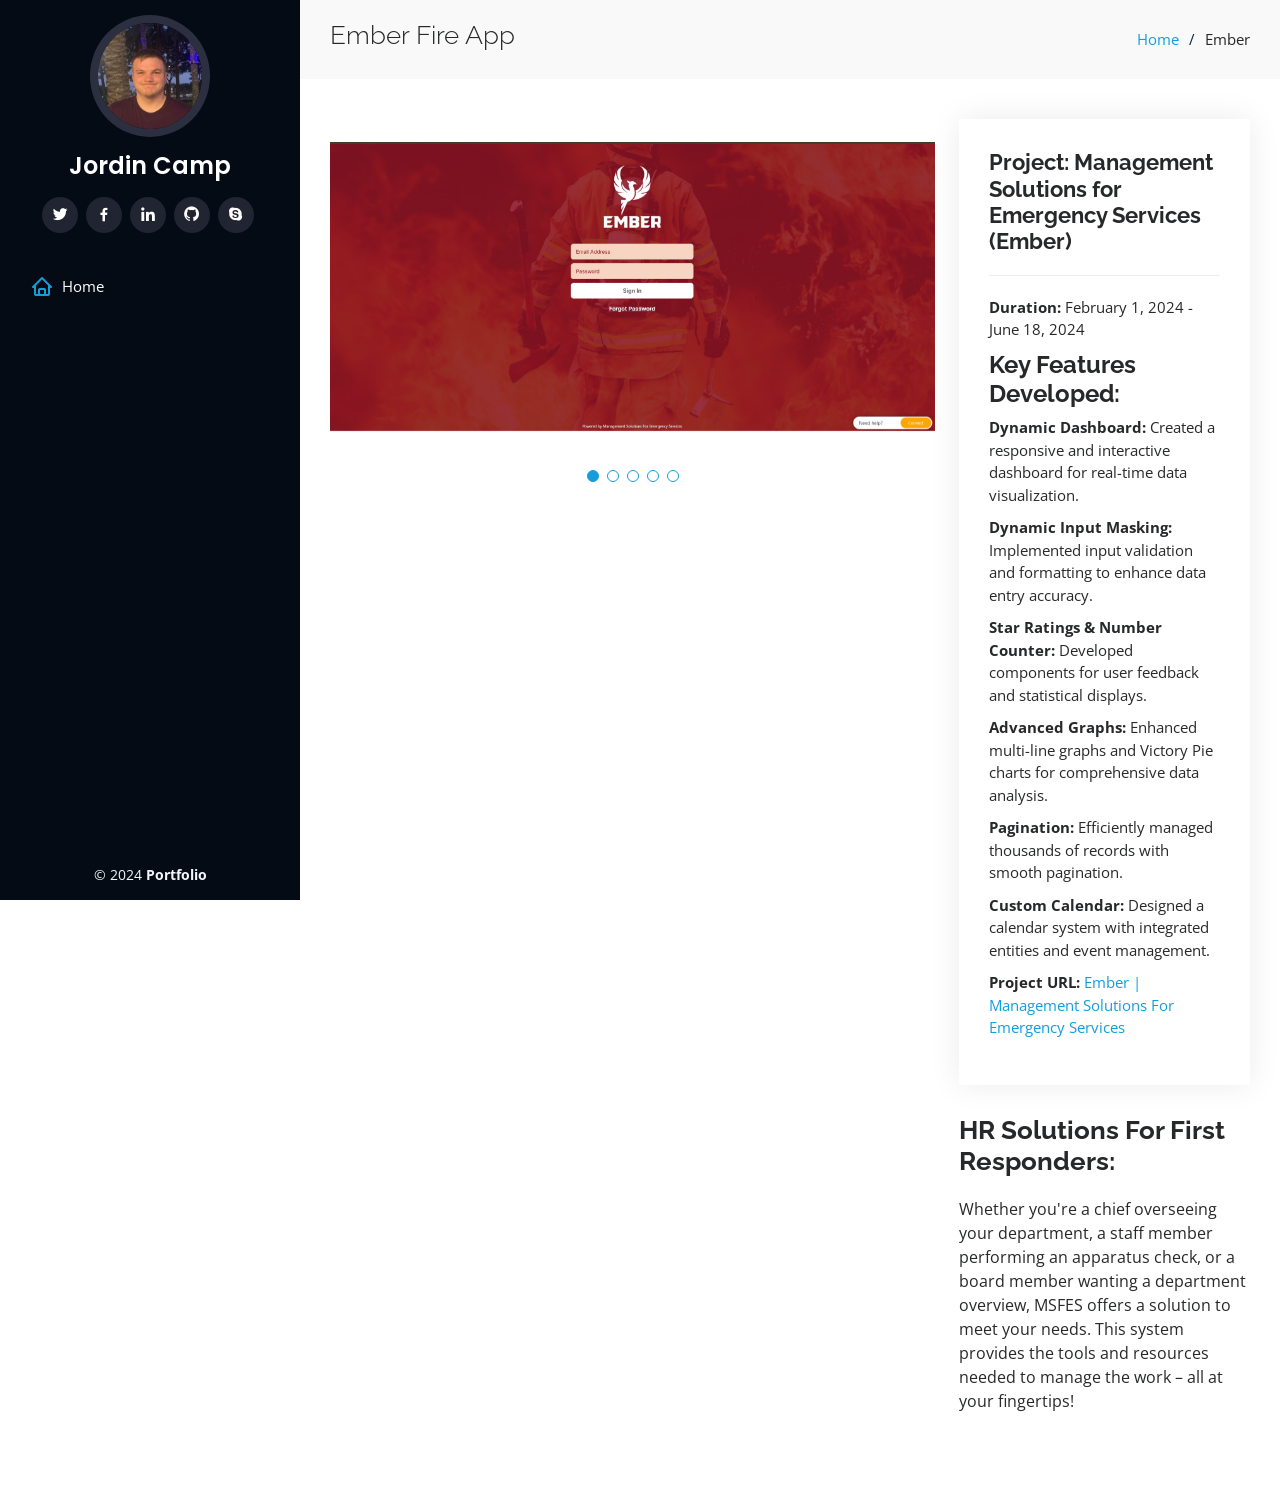
<file: EmberFdApp.html>
<!DOCTYPE html>
<html lang="en">

<head>
  <meta charset="utf-8">
  <meta content="width=device-width, initial-scale=1.0" name="viewport">

  <title>Jordin's Portfolio</title>
  <meta content="" name="description">
  <meta content="" name="keywords">

  
  <link href="assets\img\favicon4.webp" rel="icon">
  <link href="assets/img/apple-touch-icon.png" rel="apple-touch-icon">

 
  <link href="https://fonts.googleapis.com/css?family=Open+Sans:300,300i,400,400i,600,600i,700,700i|Raleway:300,300i,400,400i,500,500i,600,600i,700,700i|Poppins:300,300i,400,400i,500,500i,600,600i,700,700i" rel="stylesheet">


  <link href="assets/vendor/aos/aos.css" rel="stylesheet">
  <link href="assets/vendor/bootstrap/css/bootstrap.min.css" rel="stylesheet">
  <link href="assets/vendor/bootstrap-icons/bootstrap-icons.css" rel="stylesheet">
  <link href="assets/vendor/boxicons/css/boxicons.min.css" rel="stylesheet">
  <link href="assets/vendor/glightbox/css/glightbox.min.css" rel="stylesheet">
  <link href="assets/vendor/swiper/swiper-bundle.min.css" rel="stylesheet">

  
  <link href="assets/css/style.css" rel="stylesheet">

  
</head>

<body>

  
  <i class="bi bi-list mobile-nav-toggle d-xl-none"></i>

  
  <header id="header">
    <div class="d-flex flex-column">

      <div class="profile">
        <img src="assets/img/ProfileRounded.png" alt="" class="img-fluid rounded-circle">
        <h1 class="text-light"><a href="index.html">Jordin Camp</a></h1>
        <div class="social-links mt-3 text-center">
          <a href="https://twitter.com/camp_jordin" class="twitter"><i class="bx bxl-twitter"></i></a>
          <a href="https://www.facebook.com/profile.php?id=100091998750128" class="facebook"><i class="bx bxl-facebook"></i></a> 
          <a href="https://www.linkedin.com/in/jordindc7/" class="linkedin"><i class="bx bxl-linkedin"></i></a>
          <a href="https://github.com/JordinDC7" class="instagram"><i class="bx bxl-github"></i></a>
          <a href="#" class="google-plus"><i class="bx bxl-skype"></i></a>
         
        </div>
      </div>

      <nav id="navbar" class="nav-menu navbar">
        <ul>
          <li><a href="index.html" class="nav-link scrollto active"><i class="bx bx-home"></i> <span>Home</span></a></li>
         
        </ul>
      </nav>
    </div>
  </header>

  <main id="main">

   
    <section id="breadcrumbs" class="breadcrumbs">
      <div class="container">

        <div class="d-flex justify-content-between align-items-center">
          <h2>Ember Fire App</h2>
          <ol>
            <li><a href="index.html">Home</a></li>
            <li>Ember</li>
          </ol>
        </div>

      </div>
    </section>
    
    <section id="portfolio-details" class="portfolio-details">
      <div class="container">

        <div class="row gy-4">

          <div class="col-lg-8">
            <div class="portfolio-details-slider swiper">
              <div class="swiper-wrapper align-items-center">

                <div class="swiper-slide">
                  <img src="assets/img/portfolio/EmberFdApp.jpg" alt="">
                </div>

                <div class="swiper-slide">
                  <img src="assets/img/portfolio/EmberDashboard2.jpg" alt="">
                </div>

                <!-- <div class="swiper-slide">
                <iframe width="560" height="315" src="https://www.youtube.com/embed/sG5DO2FhD-k?si=hgFRy1B6MpGnHJyR" title="YouTube video player" frameborder="0" allow="accelerometer; autoplay; clipboard-write; encrypted-media; gyroscope; picture-in-picture; web-share" allowfullscreen></iframe>
                </div> -->

                <div class="swiper-slide">
                  <img src="assets/img/portfolio/EmberPortfolio1.jpg" alt="">
                </div>

                <div class="swiper-slide">
                  <img src="assets/img/portfolio/TextMask.jpg" alt="">
                </div>

                <div class="swiper-slide">
                    <img src="assets/img/portfolio/TextMask3.jpg" alt="">
                  </div>

                  <!-- <div class="swiper-slide">
                    <img src="assets/img/portfolio/TextMask2.jpg" alt="">
                  </div> -->

              </div>
              <div class="swiper-pagination"></div>
            </div>
          </div>

          <div class="col-lg-4">
            <div class="portfolio-info">
                <h3>Project: Management Solutions for Emergency Services (Ember)</h3>

                <ul>
                  <li><strong>Duration:</strong> February 1, 2024 - June 18, 2024</li>
                 <li></li>
                  <h4><li><strong>Key Features Developed:</strong></li></h4>
                  <ul>
                    <li><strong>Dynamic Dashboard:</strong> Created a responsive and interactive dashboard for real-time data visualization.</li>
                    <li><strong>Dynamic Input Masking:</strong> Implemented input validation and formatting to enhance data entry accuracy.</li>
                    <li><strong>Star Ratings & Number Counter:</strong> Developed components for user feedback and statistical displays.</li>
                    <li><strong>Advanced Graphs:</strong> Enhanced multi-line graphs and Victory Pie charts for comprehensive data analysis.</li>
                    <li><strong>Pagination:</strong> Efficiently managed thousands of records with smooth pagination.</li>
                    <li><strong>Custom Calendar:</strong> Designed a calendar system with integrated entities and event management.</li>
                  </ul>
                  <li></li>
                  <li><strong>Project URL:</strong> <a href="https://app.emberfd.com/" target="_blank">Ember | Management Solutions For Emergency Services</a></li>
                </ul>
            </div>
            <div class="portfolio-description">
              <h2>HR Solutions For First Responders: </h2>
              <p>
                Whether you're a chief overseeing your department, a staff member performing an apparatus check, or a board member wanting a department overview, MSFES offers a solution to meet your needs. This system provides the tools and resources needed to manage the work – all at your fingertips!
              </p>
            </div>
          </div>

        </div>

      </div>
    </section>

  </main>


  <footer id="footer">
    <div class="container">
      <div class="copyright">
        &copy; 2024 <strong><span>Portfolio</span></strong>
      </div>
      
    </div>
  </footer>

  <a href="#" class="back-to-top d-flex align-items-center justify-content-center"><i class="bi bi-arrow-up-short"></i></a>

  
  <script src="assets/vendor/purecounter/purecounter_vanilla.js"></script>
  <script src="assets/vendor/aos/aos.js"></script>
  <script src="assets/vendor/bootstrap/js/bootstrap.bundle.min.js"></script>
  <script src="assets/vendor/glightbox/js/glightbox.min.js"></script>
  <script src="assets/vendor/isotope-layout/isotope.pkgd.min.js"></script>
  <script src="assets/vendor/swiper/swiper-bundle.min.js"></script>
  <script src="assets/vendor/typed.js/typed.umd.js"></script>
  <script src="assets/vendor/waypoints/noframework.waypoints.js"></script>
  <script src="assets/vendor/php-email-form/validate.js"></script>

  
  <script src="assets/js/main.js"></script>

</body>

</html>
</file>
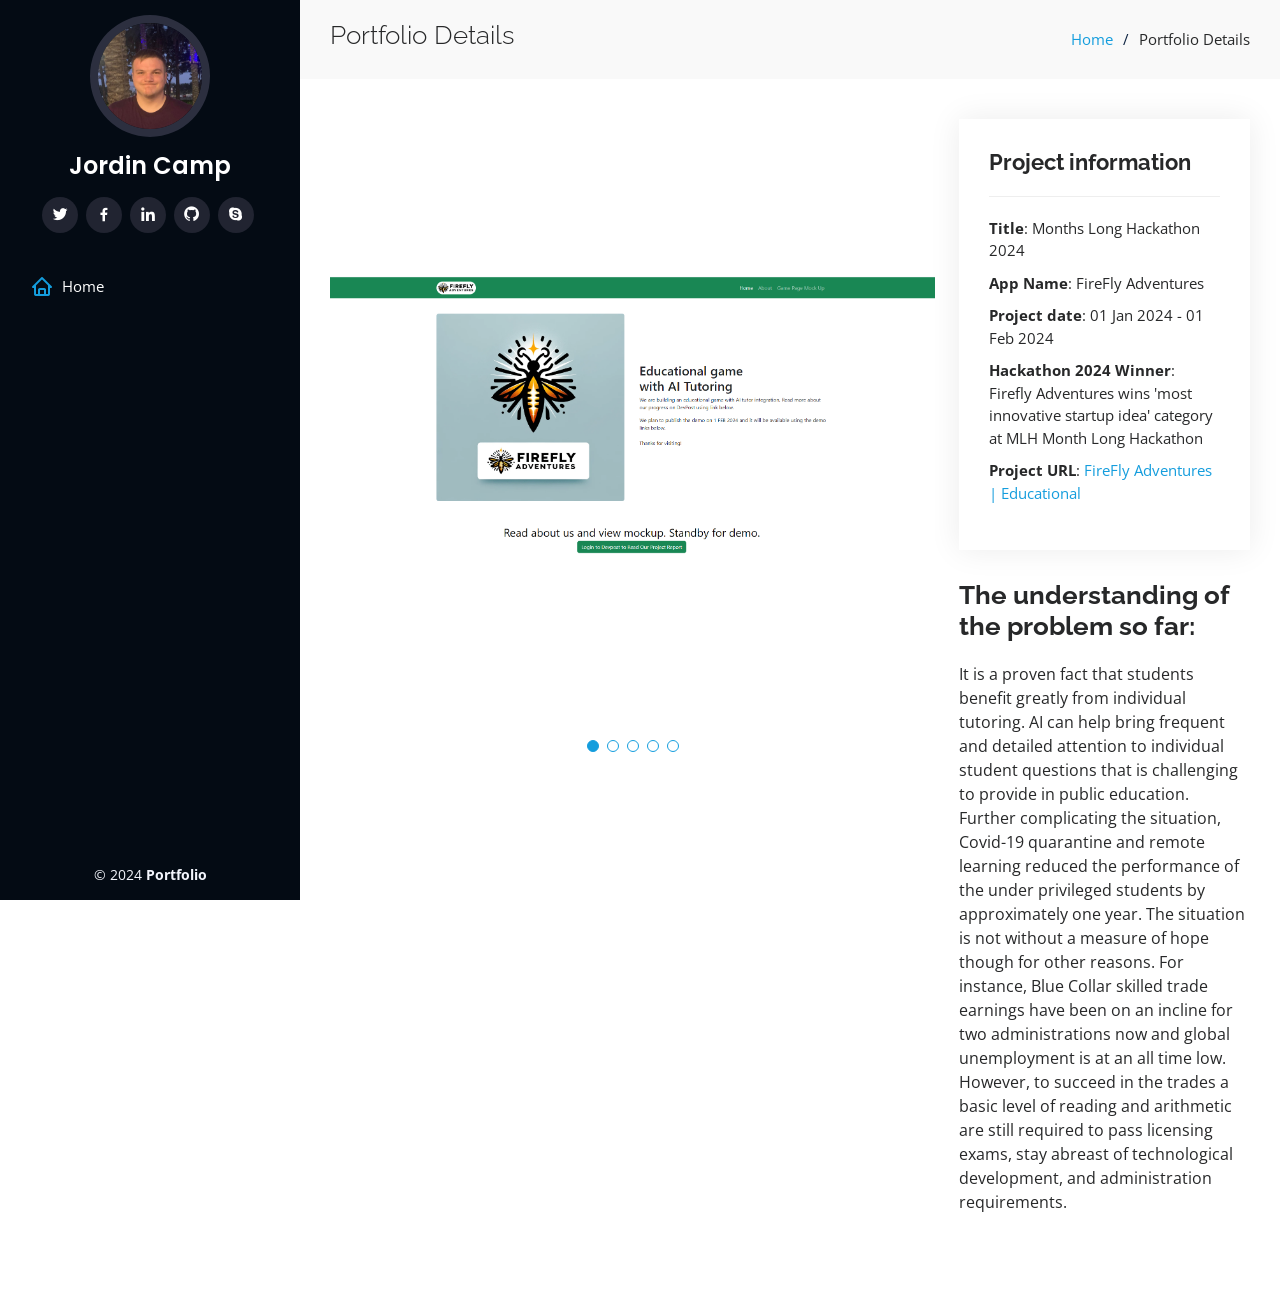
<file: portfolio-details.html>
<!DOCTYPE html>
<html lang="en">

<head>
  <meta charset="utf-8">
  <meta content="width=device-width, initial-scale=1.0" name="viewport">

  <title>Jordin's Portfolio</title>
  <meta content="" name="description">
  <meta content="" name="keywords">

  
  <link href="assets\img\favicon4.webp" rel="icon">
  <link href="assets/img/apple-touch-icon.png" rel="apple-touch-icon">

 
  <link href="https://fonts.googleapis.com/css?family=Open+Sans:300,300i,400,400i,600,600i,700,700i|Raleway:300,300i,400,400i,500,500i,600,600i,700,700i|Poppins:300,300i,400,400i,500,500i,600,600i,700,700i" rel="stylesheet">


  <link href="assets/vendor/aos/aos.css" rel="stylesheet">
  <link href="assets/vendor/bootstrap/css/bootstrap.min.css" rel="stylesheet">
  <link href="assets/vendor/bootstrap-icons/bootstrap-icons.css" rel="stylesheet">
  <link href="assets/vendor/boxicons/css/boxicons.min.css" rel="stylesheet">
  <link href="assets/vendor/glightbox/css/glightbox.min.css" rel="stylesheet">
  <link href="assets/vendor/swiper/swiper-bundle.min.css" rel="stylesheet">

  
  <link href="assets/css/style.css" rel="stylesheet">

  
</head>

<body>

  
  <i class="bi bi-list mobile-nav-toggle d-xl-none"></i>

  
  <header id="header">
    <div class="d-flex flex-column">

      <div class="profile">
        <img src="assets/img/ProfileRounded.png" alt="" class="img-fluid rounded-circle">
        <h1 class="text-light"><a href="index.html">Jordin Camp</a></h1>
        <div class="social-links mt-3 text-center">
          <a href="https://twitter.com/camp_jordin" class="twitter"><i class="bx bxl-twitter"></i></a>
          <a href="https://www.facebook.com/profile.php?id=100091998750128" class="facebook"><i class="bx bxl-facebook"></i></a> 
          <a href="https://www.linkedin.com/in/jordindc7/" class="linkedin"><i class="bx bxl-linkedin"></i></a>
          <a href="https://github.com/JordinDC7" class="instagram"><i class="bx bxl-github"></i></a>
          <a href="#" class="google-plus"><i class="bx bxl-skype"></i></a>
         
        </div>
      </div>

      <nav id="navbar" class="nav-menu navbar">
        <ul>
          <li><a href="index.html" class="nav-link scrollto active"><i class="bx bx-home"></i> <span>Home</span></a></li>
         
        </ul>
      </nav>
    </div>
  </header>

  <main id="main">

   
    <section id="breadcrumbs" class="breadcrumbs">
      <div class="container">

        <div class="d-flex justify-content-between align-items-center">
          <h2>Portfolio Details</h2>
          <ol>
            <li><a href="index.html">Home</a></li>
            <li>Portfolio Details</li>
          </ol>
        </div>

      </div>
    </section>
    
    <section id="portfolio-details" class="portfolio-details">
      <div class="container">

        <div class="row gy-4">

          <div class="col-lg-8">
            <div class="portfolio-details-slider swiper">
              <div class="swiper-wrapper align-items-center">

                <div class="swiper-slide">
                  <img src="assets/img/portfolio/Firefly.png" alt="">
                </div>

                <div class="swiper-slide">
                  <img src="assets/img/portfolio/Firefly2.png" alt="">
                </div>

                <div class="swiper-slide">
                <iframe width="560" height="315" src="https://www.youtube.com/embed/sG5DO2FhD-k?si=hgFRy1B6MpGnHJyR" title="YouTube video player" frameborder="0" allow="accelerometer; autoplay; clipboard-write; encrypted-media; gyroscope; picture-in-picture; web-share" allowfullscreen></iframe>
                </div>

                <div class="swiper-slide">
                  <img src="assets/img/portfolio/hackathonwiner.png" alt="">
                </div>

                <div class="swiper-slide">
                  <img src="assets/img/portfolio/Resized4.png" alt="">
                </div>

              </div>
              <div class="swiper-pagination"></div>
            </div>
          </div>

          <div class="col-lg-4">
            <div class="portfolio-info">
              <h3>Project information</h3>
              <ul>
                <li><strong>Title</strong>: Months Long Hackathon 2024</li>
                <li><strong>App Name</strong>: FireFly Adventures</li>
                <li><strong>Project date</strong>: 01 Jan 2024 - 01 Feb 2024</li>
                <li><strong>Hackathon 2024 Winner</strong>: Firefly Adventures wins 'most innovative startup idea' category at MLH Month Long Hackathon</li>
                <li><strong>Project URL</strong>: <a href="https://www.firefly-adventures.com" target="_blank">FireFly Adventures | Educational</a></li>
              </ul>
            </div>
            <div class="portfolio-description">
              <h2>The understanding of the problem so far: </h2>
              <p>
                It is a proven fact that students benefit greatly from individual tutoring. AI can help bring frequent and detailed attention to individual student questions that is challenging to provide in public education. Further complicating the situation, Covid-19 quarantine and remote learning reduced the performance of the under privileged students by approximately one year. The situation is not without a measure of hope though for other reasons. For instance, Blue Collar skilled trade earnings have been on an incline for two administrations now and global unemployment is at an all time low. However, to succeed in the trades a basic level of reading and arithmetic are still required to pass licensing exams, stay abreast of technological development, and administration requirements.
              </p>
            </div>
          </div>

        </div>

      </div>
    </section>

  </main>


  <footer id="footer">
    <div class="container">
      <div class="copyright">
        &copy; 2024 <strong><span>Portfolio</span></strong>
      </div>
      
    </div>
  </footer>

  <a href="#" class="back-to-top d-flex align-items-center justify-content-center"><i class="bi bi-arrow-up-short"></i></a>

  
  <script src="assets/vendor/purecounter/purecounter_vanilla.js"></script>
  <script src="assets/vendor/aos/aos.js"></script>
  <script src="assets/vendor/bootstrap/js/bootstrap.bundle.min.js"></script>
  <script src="assets/vendor/glightbox/js/glightbox.min.js"></script>
  <script src="assets/vendor/isotope-layout/isotope.pkgd.min.js"></script>
  <script src="assets/vendor/swiper/swiper-bundle.min.js"></script>
  <script src="assets/vendor/typed.js/typed.umd.js"></script>
  <script src="assets/vendor/waypoints/noframework.waypoints.js"></script>
  <script src="assets/vendor/php-email-form/validate.js"></script>

  
  <script src="assets/js/main.js"></script>

</body>

</html>
</file>
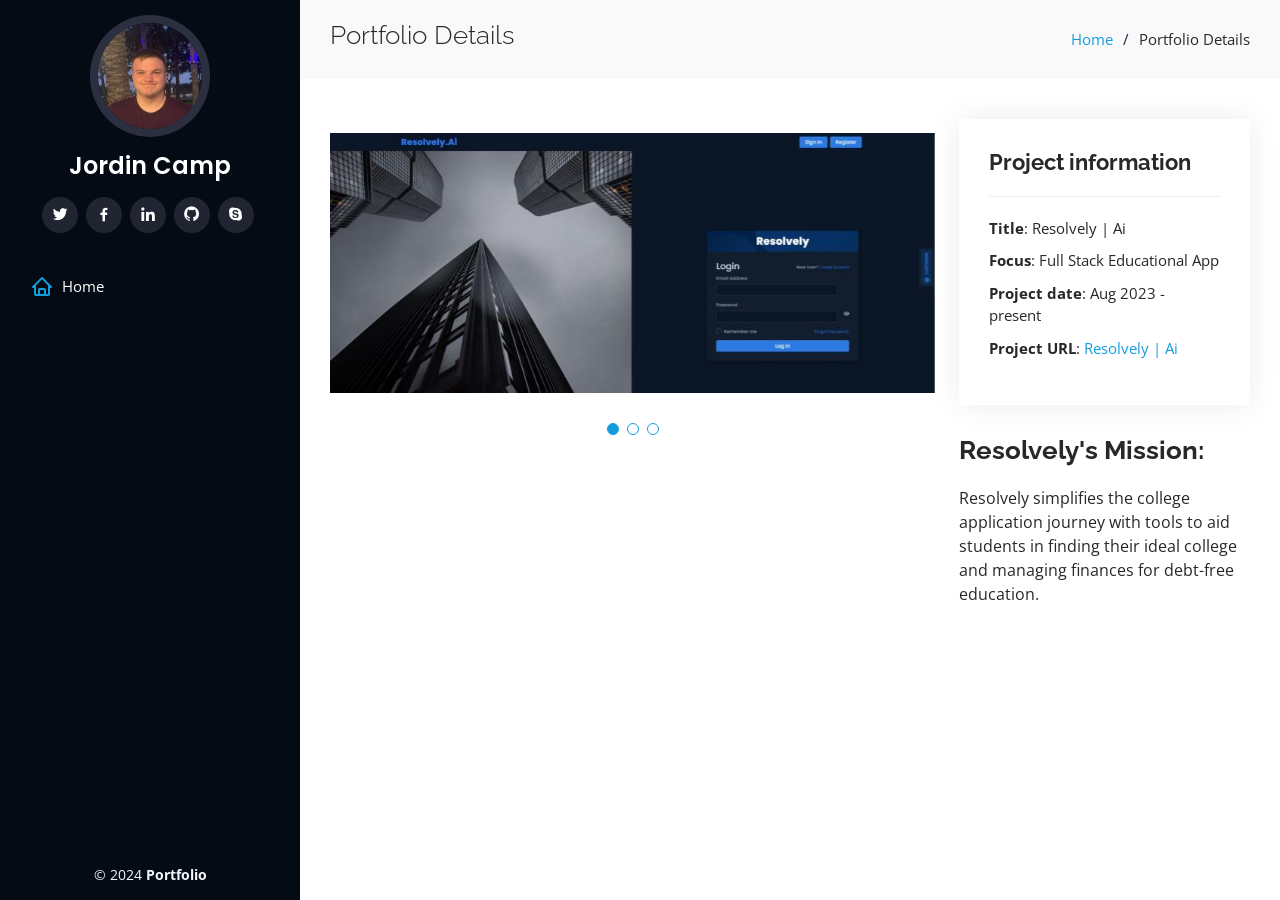
<file: portfolio-details2.html>
<!DOCTYPE html>
<html lang="en">

<head>
  <meta charset="utf-8">
  <meta content="width=device-width, initial-scale=1.0" name="viewport">

  <title>Jordin's Portfolio</title>
  <meta content="" name="description">
  <meta content="" name="keywords">


  <link href="assets\img\favicon4.webp" rel="icon">
  <link href="assets/img/apple-touch-icon.png" rel="apple-touch-icon">

 
  <link href="https://fonts.googleapis.com/css?family=Open+Sans:300,300i,400,400i,600,600i,700,700i|Raleway:300,300i,400,400i,500,500i,600,600i,700,700i|Poppins:300,300i,400,400i,500,500i,600,600i,700,700i" rel="stylesheet">
<!-- Comment for push-->
 
  <link href="assets/vendor/aos/aos.css" rel="stylesheet">
  <link href="assets/vendor/bootstrap/css/bootstrap.min.css" rel="stylesheet">
  <link href="assets/vendor/bootstrap-icons/bootstrap-icons.css" rel="stylesheet">
  <link href="assets/vendor/boxicons/css/boxicons.min.css" rel="stylesheet">
  <link href="assets/vendor/glightbox/css/glightbox.min.css" rel="stylesheet">
  <link href="assets/vendor/swiper/swiper-bundle.min.css" rel="stylesheet">


  <link href="assets/css/style.css" rel="stylesheet">

 
</head>

<body>


  <i class="bi bi-list mobile-nav-toggle d-xl-none"></i>

  <header id="header">
    <div class="d-flex flex-column">

      <div class="profile">
        <img src="assets/img/ProfileRounded.png" alt="" class="img-fluid rounded-circle">
        <h1 class="text-light"><a href="index.html">Jordin Camp</a></h1>
        <div class="social-links mt-3 text-center">
          <a href="https://twitter.com/camp_jordin" class="twitter"><i class="bx bxl-twitter"></i></a>
          <a href="https://www.facebook.com/profile.php?id=100091998750128" class="facebook"><i class="bx bxl-facebook"></i></a> 
          <a href="https://www.linkedin.com/in/jordindc7/" class="linkedin"><i class="bx bxl-linkedin"></i></a>
          <a href="https://github.com/JordinDC7" class="instagram"><i class="bx bxl-github"></i></a>
          <a href="#" class="google-plus"><i class="bx bxl-skype"></i></a>
         
        </div>
      </div>

      <nav id="navbar" class="nav-menu navbar">
        <ul>
          <li><a href="index.html" class="nav-link scrollto active"><i class="bx bx-home"></i> <span>Home</span></a></li>
         
        </ul>
      </nav>
    </div>
  </header>

  <main id="main">

  
    <section id="breadcrumbs" class="breadcrumbs">
      <div class="container">

        <div class="d-flex justify-content-between align-items-center">
          <h2>Portfolio Details</h2>
          <ol>
            <li><a href="index.html">Home</a></li>
            <li>Portfolio Details</li>
          </ol>
        </div>

      </div>
    </section>

    <section id="portfolio-details" class="portfolio-details">
      <div class="container">

        <div class="row gy-4">

          <div class="col-lg-8">
            <div class="portfolio-details-slider swiper">
              <div class="swiper-wrapper align-items-center">

                <div class="swiper-slide">
                  <img src="assets/img/portfolio/resolvely.jpg" alt="">
                </div>

                <div class="swiper-slide">
                  <img src="assets/img/portfolio/ResolvelySurvey.png" alt="">
                </div>

                <div class="swiper-slide">
                  <img src="assets/img/portfolio/quiz.png" alt="">
                </div>

              </div>
              <div class="swiper-pagination"></div>
            </div>
          </div>

          <div class="col-lg-4">
            <div class="portfolio-info">
              <h3>Project information</h3>
              <ul>
                <li><strong>Title</strong>: Resolvely | Ai</li>
                <li><strong>Focus</strong>: Full Stack Educational App</li>
                <li><strong>Project date</strong>: Aug 2023 - present</li>
                <li><strong>Project URL</strong>: <a href="https://resolvely.azurewebsites.net" target="_blank">Resolvely | Ai</a></li>
              </ul>
            </div>
            <div class="portfolio-description">
              <h2>Resolvely's Mission: </h2>
              <p>
                Resolvely simplifies the college application journey with tools to aid students in finding their ideal college and managing
                finances for debt-free education.
              </p>
            </div>
          </div>

        </div>

      </div>
    </section>

  </main>


  <footer id="footer">
    <div class="container">
      <div class="copyright">
        &copy; 2024 <strong><span>Portfolio</span></strong>
      </div>
      
    </div>
  </footer>

  <a href="#" class="back-to-top d-flex align-items-center justify-content-center"><i class="bi bi-arrow-up-short"></i></a>


  <script src="assets/vendor/purecounter/purecounter_vanilla.js"></script>
  <script src="assets/vendor/aos/aos.js"></script>
  <script src="assets/vendor/bootstrap/js/bootstrap.bundle.min.js"></script>
  <script src="assets/vendor/glightbox/js/glightbox.min.js"></script>
  <script src="assets/vendor/isotope-layout/isotope.pkgd.min.js"></script>
  <script src="assets/vendor/swiper/swiper-bundle.min.js"></script>
  <script src="assets/vendor/typed.js/typed.umd.js"></script>
  <script src="assets/vendor/waypoints/noframework.waypoints.js"></script>
  <script src="assets/vendor/php-email-form/validate.js"></script>

  
  <script src="assets/js/main.js"></script>

</body>

</html>
</file>
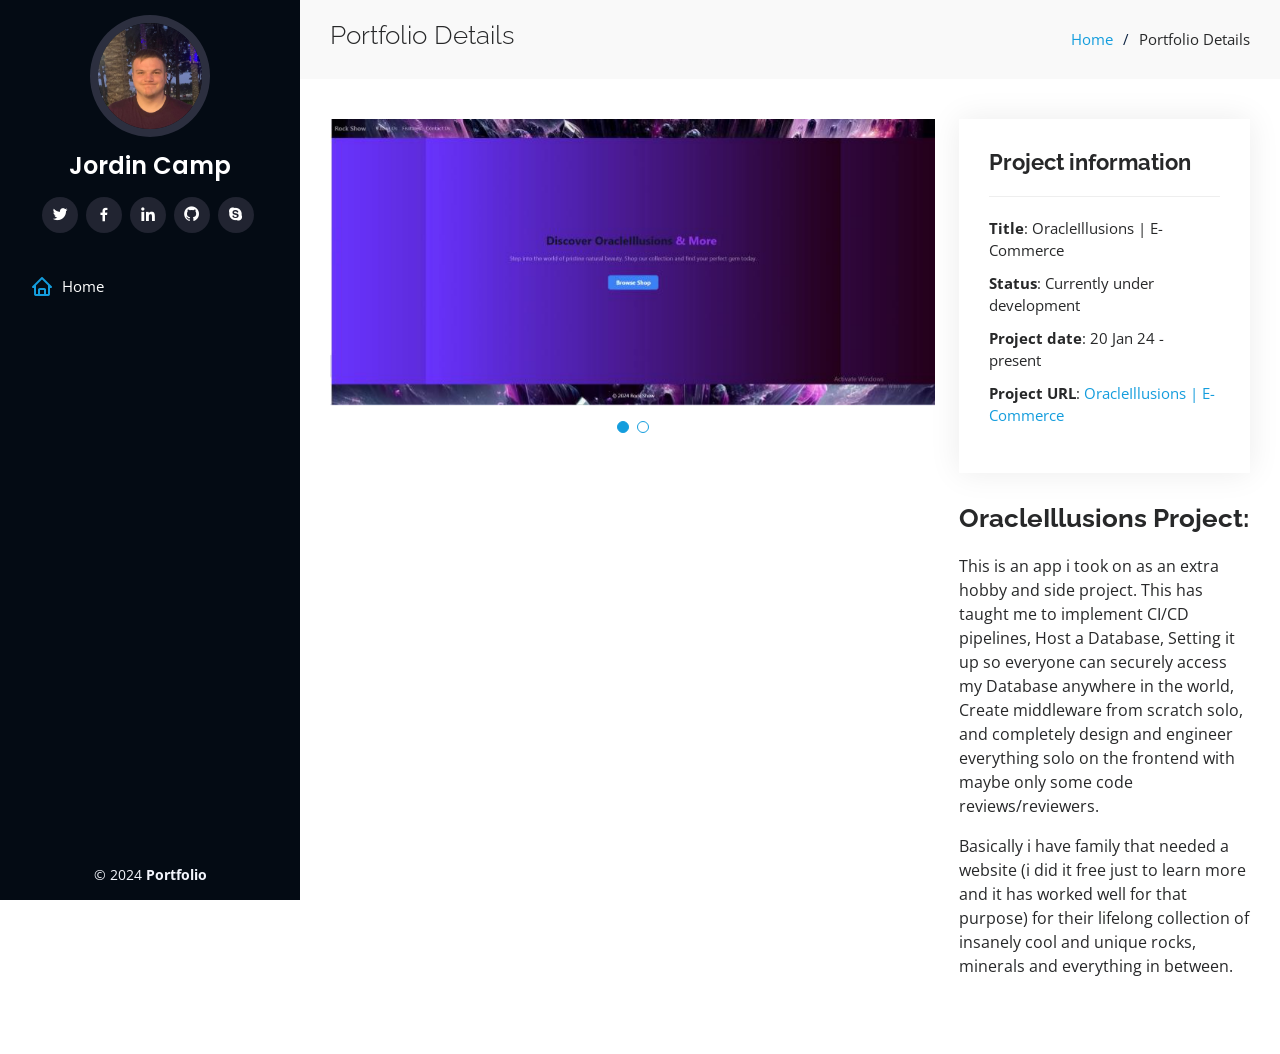
<file: portfolio-details3.html>
<!DOCTYPE html>
<html lang="en">

<head>
  <meta charset="utf-8">
  <meta content="width=device-width, initial-scale=1.0" name="viewport">

  <title>Jordin's Portfolio</title>
  <meta content="" name="description">
  <meta content="" name="keywords">

 
  <link href="assets\img\favicon4.webp" rel="icon">
  <link href="assets/img/apple-touch-icon.png" rel="apple-touch-icon">


  <link href="https://fonts.googleapis.com/css?family=Open+Sans:300,300i,400,400i,600,600i,700,700i|Raleway:300,300i,400,400i,500,500i,600,600i,700,700i|Poppins:300,300i,400,400i,500,500i,600,600i,700,700i" rel="stylesheet">


  <link href="assets/vendor/aos/aos.css" rel="stylesheet">
  <link href="assets/vendor/bootstrap/css/bootstrap.min.css" rel="stylesheet">
  <link href="assets/vendor/bootstrap-icons/bootstrap-icons.css" rel="stylesheet">
  <link href="assets/vendor/boxicons/css/boxicons.min.css" rel="stylesheet">
  <link href="assets/vendor/glightbox/css/glightbox.min.css" rel="stylesheet">
  <link href="assets/vendor/swiper/swiper-bundle.min.css" rel="stylesheet">

  
  <link href="assets/css/style.css" rel="stylesheet">


</head>

<body>

  
  <i class="bi bi-list mobile-nav-toggle d-xl-none"></i>

 
  <header id="header">
    <div class="d-flex flex-column">

      <div class="profile">
        <img src="assets/img/ProfileRounded.png" alt="" class="img-fluid rounded-circle">
        <h1 class="text-light"><a href="index.html">Jordin Camp</a></h1>
        <div class="social-links mt-3 text-center">
          <a href="https://twitter.com/camp_jordin" class="twitter"><i class="bx bxl-twitter"></i></a>
          <a href="https://www.facebook.com/profile.php?id=100091998750128" class="facebook"><i class="bx bxl-facebook"></i></a> 
          <a href="https://www.linkedin.com/in/jordindc7/" class="linkedin"><i class="bx bxl-linkedin"></i></a>
          <a href="https://github.com/JordinDC7" class="instagram"><i class="bx bxl-github"></i></a>
          <a href="#" class="google-plus"><i class="bx bxl-skype"></i></a>
         
        </div>
      </div>

      <nav id="navbar" class="nav-menu navbar">
        <ul>
          <li><a href="index.html" class="nav-link scrollto active"><i class="bx bx-home"></i> <span>Home</span></a></li>
         
        </ul>
      </nav>
    </div>
  </header>

  <main id="main">


    <section id="breadcrumbs" class="breadcrumbs">
      <div class="container">

        <div class="d-flex justify-content-between align-items-center">
          <h2>Portfolio Details</h2>
          <ol>
            <li><a href="index.html">Home</a></li>
            <li>Portfolio Details</li>
          </ol>
        </div>

      </div>
    </section>

    
    <section id="portfolio-details" class="portfolio-details">
      <div class="container">

        <div class="row gy-4">

          <div class="col-lg-8">
            <div class="portfolio-details-slider swiper">
              <div class="swiper-wrapper align-items-center">

                <div class="swiper-slide">
                  <img src="assets/img/portfolio/OracleIllusions.png" alt="">
                </div>

                <div class="swiper-slide">
                  <img src="assets/img/portfolio/updatedImg.png" alt="">
                </div>

              </div>
              <div class="swiper-pagination"></div>
            </div>
          </div>

          <div class="col-lg-4">
            <div class="portfolio-info">
              <h3>Project information</h3>
              <ul>
                <li><strong>Title</strong>: OracleIllusions | E-Commerce</li>
                <li><strong>Status</strong>: Currently under development</li>
                <li><strong>Project date</strong>: 20 Jan 24 - present</li>
                <li><strong>Project URL</strong>: <a href="https://OracleIllusions.azurewebsites.net" target="_blank">OracleIllusions | E-Commerce</a></li>
              </ul>
            </div>
            <div class="portfolio-description">
              <h2>OracleIllusions Project: </h2>
              <p>
                This is an app i took on as an extra hobby and side project. This has taught me to implement CI/CD pipelines, Host a Database, Setting it up so everyone can securely access my Database anywhere in the world, Create middleware from scratch solo, and completely design and engineer everything solo on the frontend with maybe only some code reviews/reviewers.
                
                <p>
                Basically i have family that needed a website (i did it free just to learn more and it has worked well for that purpose) for their lifelong collection of insanely cool and unique rocks, minerals and everything in between.
              </p></p>
            </div>
          </div>

        </div>

      </div>
    </section>

  </main>

 
  <footer id="footer">
    <div class="container">
      <div class="copyright">
        &copy; 2024 <strong><span>Portfolio</span></strong>
      </div>
      
    </div>
  </footer>

  <a href="#" class="back-to-top d-flex align-items-center justify-content-center"><i class="bi bi-arrow-up-short"></i></a>


  <script src="assets/vendor/purecounter/purecounter_vanilla.js"></script>
  <script src="assets/vendor/aos/aos.js"></script>
  <script src="assets/vendor/bootstrap/js/bootstrap.bundle.min.js"></script>
  <script src="assets/vendor/glightbox/js/glightbox.min.js"></script>
  <script src="assets/vendor/isotope-layout/isotope.pkgd.min.js"></script>
  <script src="assets/vendor/swiper/swiper-bundle.min.js"></script>
  <script src="assets/vendor/typed.js/typed.umd.js"></script>
  <script src="assets/vendor/waypoints/noframework.waypoints.js"></script>
  <script src="assets/vendor/php-email-form/validate.js"></script>

 
  <script src="assets/js/main.js"></script>

</body>

</html>
</file>
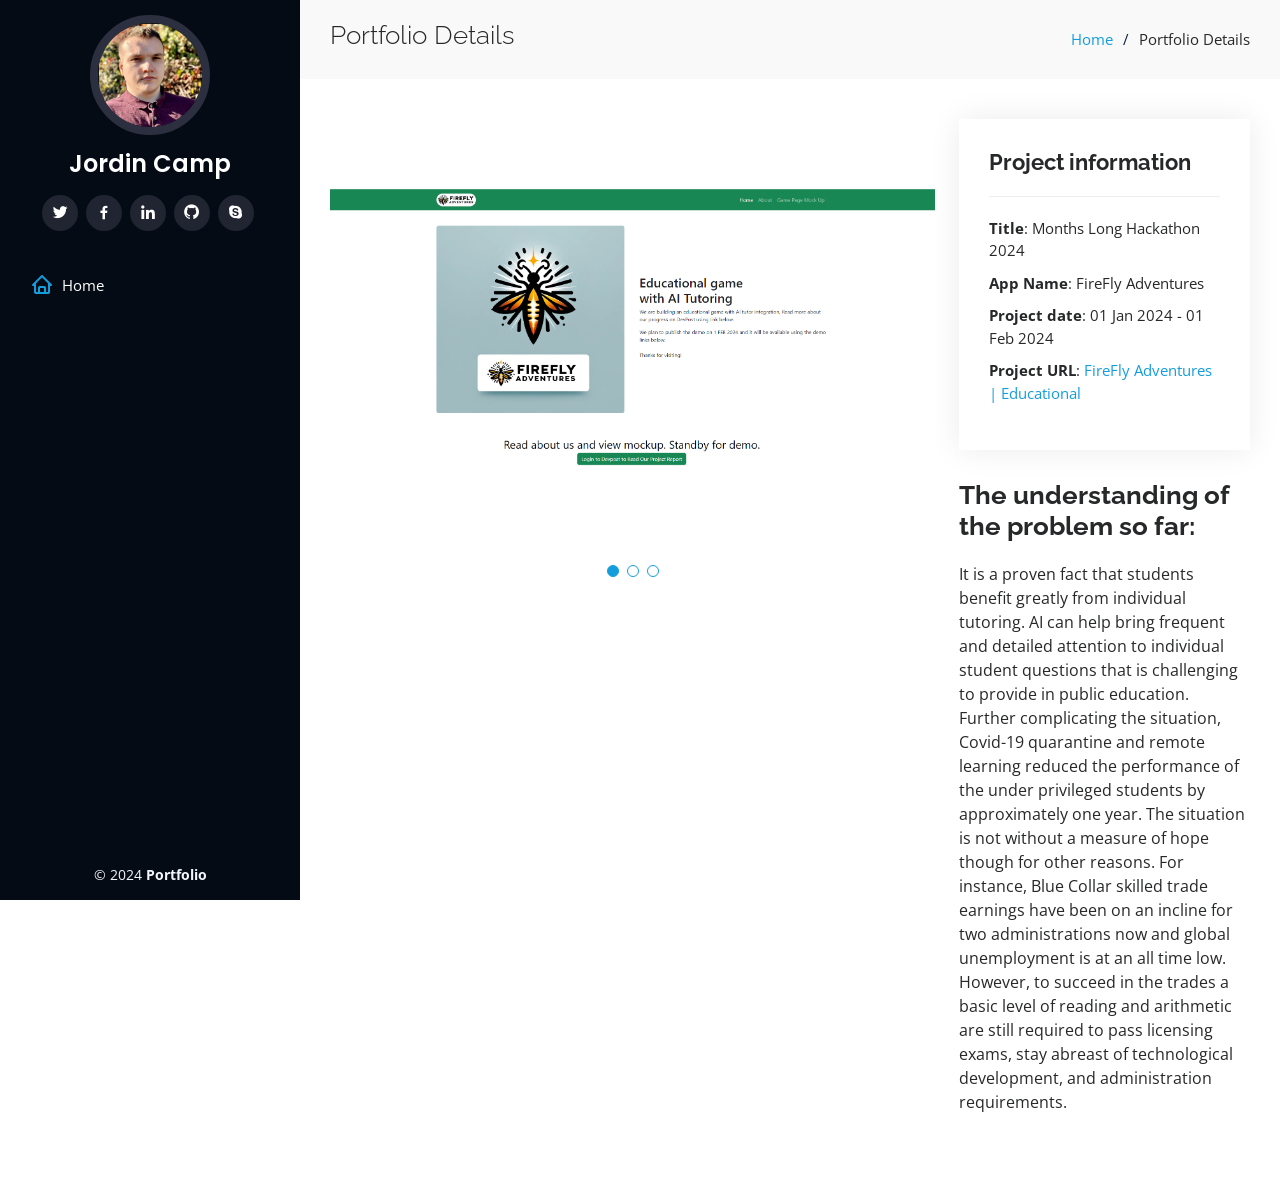
<file: JordinsPortfolio/portfolio-details.html>
<!DOCTYPE html>
<html lang="en">

<head>
  <meta charset="utf-8">
  <meta content="width=device-width, initial-scale=1.0" name="viewport">

  <title>Portfolio Details - iPortfolio Bootstrap Template</title>
  <meta content="" name="description">
  <meta content="" name="keywords">

  
  <link href="assets/img/favicon.png" rel="icon">
  <link href="assets/img/apple-touch-icon.png" rel="apple-touch-icon">

 
  <link href="https://fonts.googleapis.com/css?family=Open+Sans:300,300i,400,400i,600,600i,700,700i|Raleway:300,300i,400,400i,500,500i,600,600i,700,700i|Poppins:300,300i,400,400i,500,500i,600,600i,700,700i" rel="stylesheet">


  <link href="assets/vendor/aos/aos.css" rel="stylesheet">
  <link href="assets/vendor/bootstrap/css/bootstrap.min.css" rel="stylesheet">
  <link href="assets/vendor/bootstrap-icons/bootstrap-icons.css" rel="stylesheet">
  <link href="assets/vendor/boxicons/css/boxicons.min.css" rel="stylesheet">
  <link href="assets/vendor/glightbox/css/glightbox.min.css" rel="stylesheet">
  <link href="assets/vendor/swiper/swiper-bundle.min.css" rel="stylesheet">

  
  <link href="assets/css/style.css" rel="stylesheet">

  
</head>

<body>

  
  <i class="bi bi-list mobile-nav-toggle d-xl-none"></i>

  
  <header id="header">
    <div class="d-flex flex-column">

      <div class="profile">
        <img src="assets/img/roundedimg.jpg" alt="" class="img-fluid rounded-circle">
        <h1 class="text-light"><a href="index.html">Jordin Camp</a></h1>
        <div class="social-links mt-3 text-center">
          <a href="https://twitter.com/camp_jordin" class="twitter"><i class="bx bxl-twitter"></i></a>
          <a href="https://www.facebook.com/profile.php?id=100091998750128" class="facebook"><i class="bx bxl-facebook"></i></a> 
          <a href="https://www.linkedin.com/in/jordindc7/" class="linkedin"><i class="bx bxl-linkedin"></i></a>
          <a href="https://github.com/JordinDC7" class="instagram"><i class="bx bxl-github"></i></a>
          <a href="#" class="google-plus"><i class="bx bxl-skype"></i></a>
         
        </div>
      </div>

      <nav id="navbar" class="nav-menu navbar">
        <ul>
          <li><a href="index.html" class="nav-link scrollto active"><i class="bx bx-home"></i> <span>Home</span></a></li>
         
        </ul>
      </nav>
    </div>
  </header>

  <main id="main">

   
    <section id="breadcrumbs" class="breadcrumbs">
      <div class="container">

        <div class="d-flex justify-content-between align-items-center">
          <h2>Portfolio Details</h2>
          <ol>
            <li><a href="index.html">Home</a></li>
            <li>Portfolio Details</li>
          </ol>
        </div>

      </div>
    </section>
    
    <section id="portfolio-details" class="portfolio-details">
      <div class="container">

        <div class="row gy-4">

          <div class="col-lg-8">
            <div class="portfolio-details-slider swiper">
              <div class="swiper-wrapper align-items-center">

                <div class="swiper-slide">
                  <img src="assets/img/portfolio/Firefly.png" alt="">
                </div>

                <div class="swiper-slide">
                  <img src="assets/img/portfolio/Firefly2.png" alt="">
                </div>

                <div class="swiper-slide">
                  <img src="assets/img/portfolio/Firefly3.png" alt="">
                </div>

              </div>
              <div class="swiper-pagination"></div>
            </div>
          </div>

          <div class="col-lg-4">
            <div class="portfolio-info">
              <h3>Project information</h3>
              <ul>
                <li><strong>Title</strong>: Months Long Hackathon 2024</li>
                <li><strong>App Name</strong>: FireFly Adventures</li>
                <li><strong>Project date</strong>: 01 Jan 2024 - 01 Feb 2024</li>
                <li><strong>Project URL</strong>: <a href="https://www.firefly-adventures.com">FireFly Adventures | Educational</a></li>
              </ul>
            </div>
            <div class="portfolio-description">
              <h2>The understanding of the problem so far: </h2>
              <p>
                It is a proven fact that students benefit greatly from individual tutoring. AI can help bring frequent and detailed attention to individual student questions that is challenging to provide in public education. Further complicating the situation, Covid-19 quarantine and remote learning reduced the performance of the under privileged students by approximately one year. The situation is not without a measure of hope though for other reasons. For instance, Blue Collar skilled trade earnings have been on an incline for two administrations now and global unemployment is at an all time low. However, to succeed in the trades a basic level of reading and arithmetic are still required to pass licensing exams, stay abreast of technological development, and administration requirements.
              </p>
            </div>
          </div>

        </div>

      </div>
    </section>

  </main>


  <footer id="footer">
    <div class="container">
      <div class="copyright">
        &copy; 2024 <strong><span>Portfolio</span></strong>
      </div>
      
    </div>
  </footer>

  <a href="#" class="back-to-top d-flex align-items-center justify-content-center"><i class="bi bi-arrow-up-short"></i></a>

  
  <script src="assets/vendor/purecounter/purecounter_vanilla.js"></script>
  <script src="assets/vendor/aos/aos.js"></script>
  <script src="assets/vendor/bootstrap/js/bootstrap.bundle.min.js"></script>
  <script src="assets/vendor/glightbox/js/glightbox.min.js"></script>
  <script src="assets/vendor/isotope-layout/isotope.pkgd.min.js"></script>
  <script src="assets/vendor/swiper/swiper-bundle.min.js"></script>
  <script src="assets/vendor/typed.js/typed.umd.js"></script>
  <script src="assets/vendor/waypoints/noframework.waypoints.js"></script>
  <script src="assets/vendor/php-email-form/validate.js"></script>

  
  <script src="assets/js/main.js"></script>

</body>

</html>
</file>
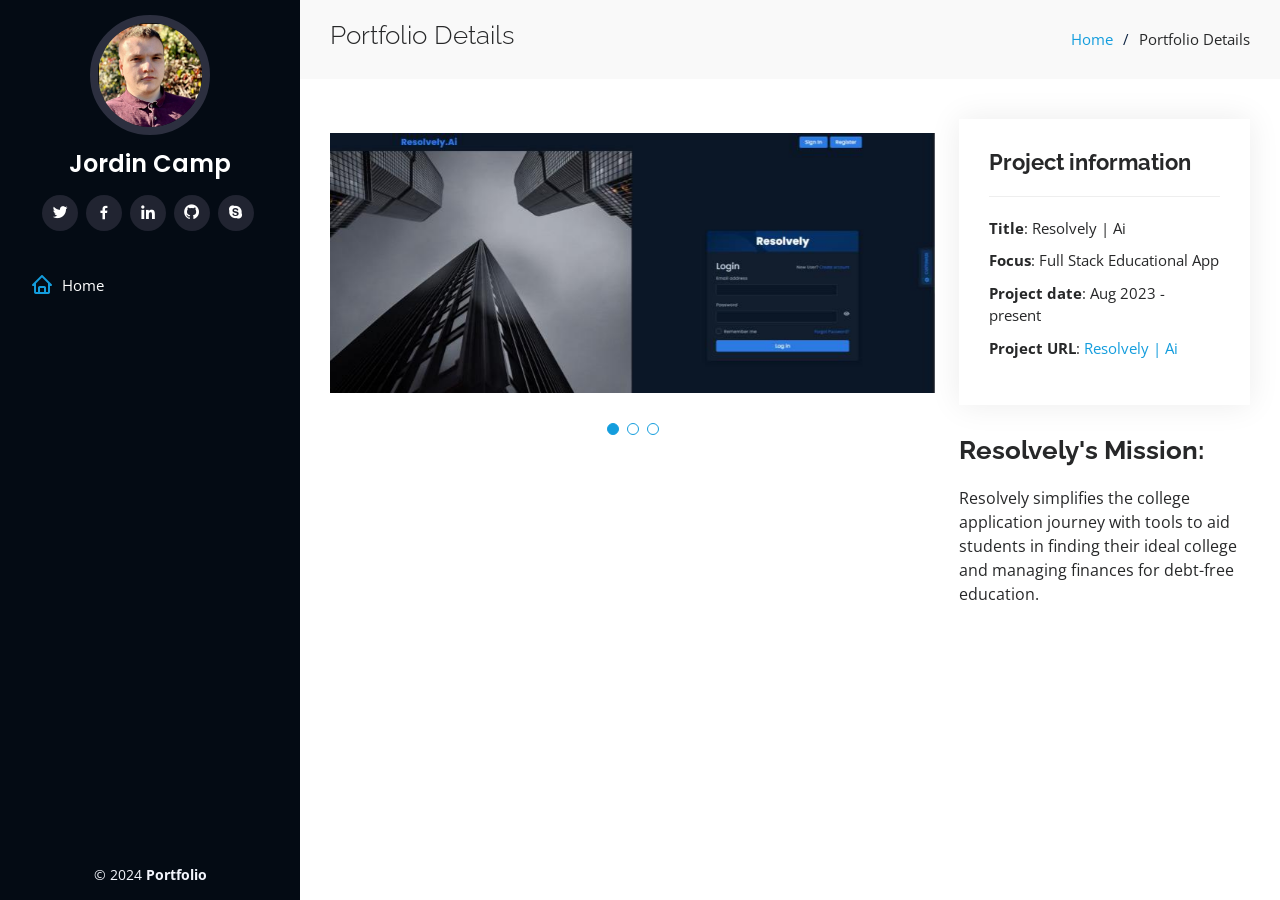
<file: JordinsPortfolio/portfolio-details2.html>
<!DOCTYPE html>
<html lang="en">

<head>
  <meta charset="utf-8">
  <meta content="width=device-width, initial-scale=1.0" name="viewport">

  <title>Portfolio Details - iPortfolio Bootstrap Template</title>
  <meta content="" name="description">
  <meta content="" name="keywords">


  <link href="assets/img/favicon.png" rel="icon">
  <link href="assets/img/apple-touch-icon.png" rel="apple-touch-icon">

 
  <link href="https://fonts.googleapis.com/css?family=Open+Sans:300,300i,400,400i,600,600i,700,700i|Raleway:300,300i,400,400i,500,500i,600,600i,700,700i|Poppins:300,300i,400,400i,500,500i,600,600i,700,700i" rel="stylesheet">
<!-- Comment for push-->
 
  <link href="assets/vendor/aos/aos.css" rel="stylesheet">
  <link href="assets/vendor/bootstrap/css/bootstrap.min.css" rel="stylesheet">
  <link href="assets/vendor/bootstrap-icons/bootstrap-icons.css" rel="stylesheet">
  <link href="assets/vendor/boxicons/css/boxicons.min.css" rel="stylesheet">
  <link href="assets/vendor/glightbox/css/glightbox.min.css" rel="stylesheet">
  <link href="assets/vendor/swiper/swiper-bundle.min.css" rel="stylesheet">


  <link href="assets/css/style.css" rel="stylesheet">

 
</head>

<body>


  <i class="bi bi-list mobile-nav-toggle d-xl-none"></i>

  <header id="header">
    <div class="d-flex flex-column">

      <div class="profile">
        <img src="assets/img/roundedimg.jpg" alt="" class="img-fluid rounded-circle">
        <h1 class="text-light"><a href="index.html">Jordin Camp</a></h1>
        <div class="social-links mt-3 text-center">
          <a href="https://twitter.com/camp_jordin" class="twitter"><i class="bx bxl-twitter"></i></a>
          <a href="https://www.facebook.com/profile.php?id=100091998750128" class="facebook"><i class="bx bxl-facebook"></i></a> 
          <a href="https://www.linkedin.com/in/jordindc7/" class="linkedin"><i class="bx bxl-linkedin"></i></a>
          <a href="https://github.com/JordinDC7" class="instagram"><i class="bx bxl-github"></i></a>
          <a href="#" class="google-plus"><i class="bx bxl-skype"></i></a>
         
        </div>
      </div>

      <nav id="navbar" class="nav-menu navbar">
        <ul>
          <li><a href="index.html" class="nav-link scrollto active"><i class="bx bx-home"></i> <span>Home</span></a></li>
         
        </ul>
      </nav>
    </div>
  </header>

  <main id="main">

  
    <section id="breadcrumbs" class="breadcrumbs">
      <div class="container">

        <div class="d-flex justify-content-between align-items-center">
          <h2>Portfolio Details</h2>
          <ol>
            <li><a href="index.html">Home</a></li>
            <li>Portfolio Details</li>
          </ol>
        </div>

      </div>
    </section>

    <section id="portfolio-details" class="portfolio-details">
      <div class="container">

        <div class="row gy-4">

          <div class="col-lg-8">
            <div class="portfolio-details-slider swiper">
              <div class="swiper-wrapper align-items-center">

                <div class="swiper-slide">
                  <img src="assets/img/portfolio/resolvely.jpg" alt="">
                </div>

                <div class="swiper-slide">
                  <img src="assets/img/portfolio/ResolvelySurvey.png" alt="">
                </div>

                <div class="swiper-slide">
                  <img src="assets/img/portfolio/quiz.png" alt="">
                </div>

              </div>
              <div class="swiper-pagination"></div>
            </div>
          </div>

          <div class="col-lg-4">
            <div class="portfolio-info">
              <h3>Project information</h3>
              <ul>
                <li><strong>Title</strong>: Resolvely | Ai</li>
                <li><strong>Focus</strong>: Full Stack Educational App</li>
                <li><strong>Project date</strong>: Aug 2023 - present</li>
                <li><strong>Project URL</strong>: <a href="https://resolvely.azurewebsites.net">Resolvely | Ai</a></li>
              </ul>
            </div>
            <div class="portfolio-description">
              <h2>Resolvely's Mission: </h2>
              <p>
                Resolvely simplifies the college application journey with tools to aid students in finding their ideal college and managing
                finances for debt-free education.
              </p>
            </div>
          </div>

        </div>

      </div>
    </section>

  </main>


  <footer id="footer">
    <div class="container">
      <div class="copyright">
        &copy; 2024 <strong><span>Portfolio</span></strong>
      </div>
      
    </div>
  </footer>

  <a href="#" class="back-to-top d-flex align-items-center justify-content-center"><i class="bi bi-arrow-up-short"></i></a>


  <script src="assets/vendor/purecounter/purecounter_vanilla.js"></script>
  <script src="assets/vendor/aos/aos.js"></script>
  <script src="assets/vendor/bootstrap/js/bootstrap.bundle.min.js"></script>
  <script src="assets/vendor/glightbox/js/glightbox.min.js"></script>
  <script src="assets/vendor/isotope-layout/isotope.pkgd.min.js"></script>
  <script src="assets/vendor/swiper/swiper-bundle.min.js"></script>
  <script src="assets/vendor/typed.js/typed.umd.js"></script>
  <script src="assets/vendor/waypoints/noframework.waypoints.js"></script>
  <script src="assets/vendor/php-email-form/validate.js"></script>

  
  <script src="assets/js/main.js"></script>

</body>

</html>
</file>
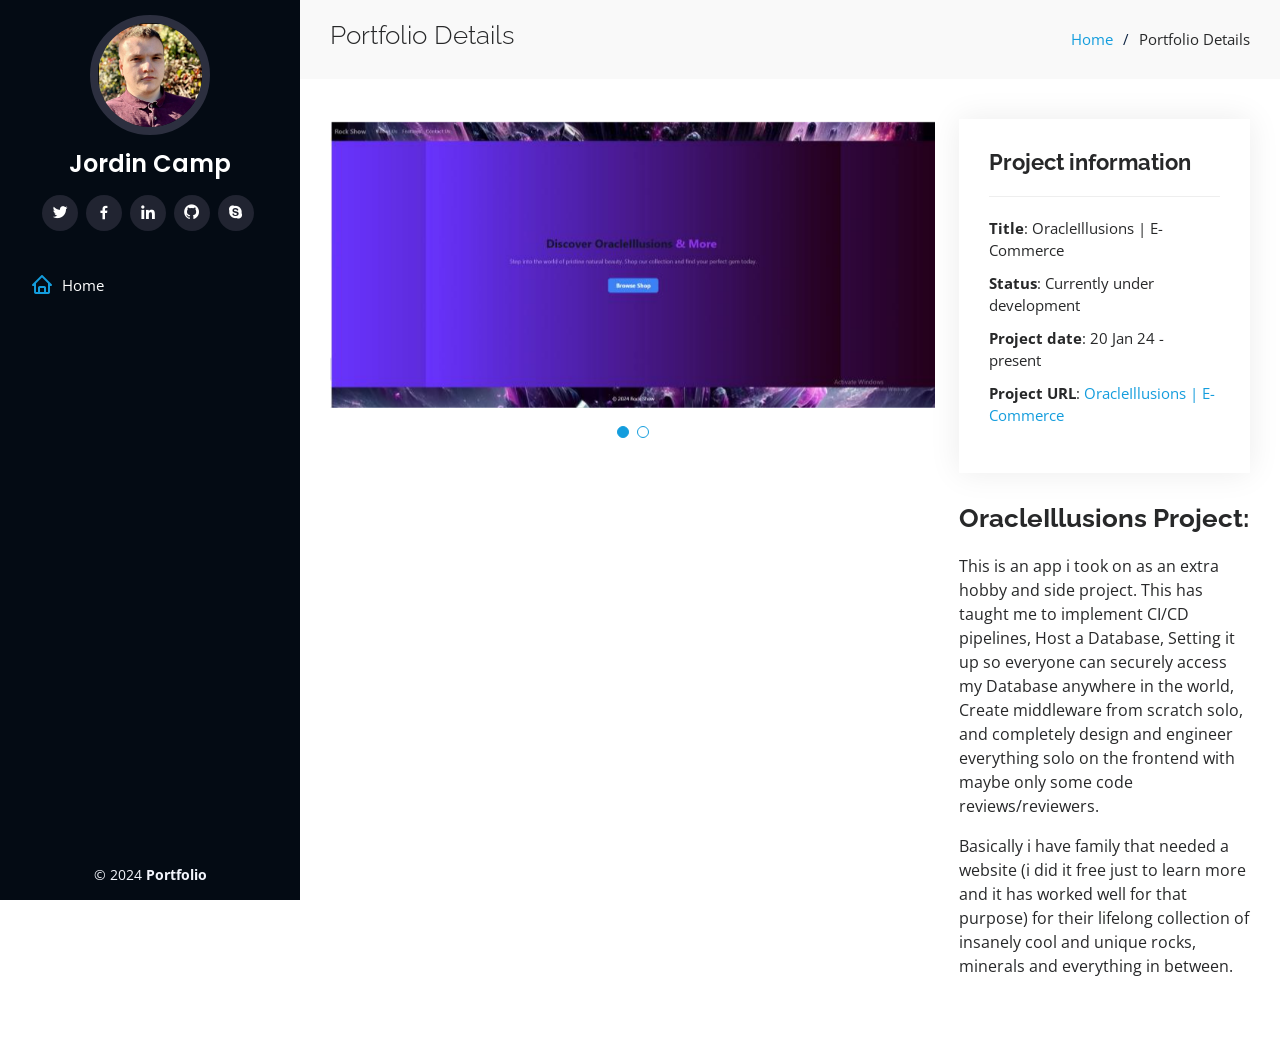
<file: JordinsPortfolio/portfolio-details3.html>
<!DOCTYPE html>
<html lang="en">

<head>
  <meta charset="utf-8">
  <meta content="width=device-width, initial-scale=1.0" name="viewport">

  <title>Portfolio Details - iPortfolio Bootstrap Template</title>
  <meta content="" name="description">
  <meta content="" name="keywords">

 
  <link href="assets/img/favicon.png" rel="icon">
  <link href="assets/img/apple-touch-icon.png" rel="apple-touch-icon">


  <link href="https://fonts.googleapis.com/css?family=Open+Sans:300,300i,400,400i,600,600i,700,700i|Raleway:300,300i,400,400i,500,500i,600,600i,700,700i|Poppins:300,300i,400,400i,500,500i,600,600i,700,700i" rel="stylesheet">


  <link href="assets/vendor/aos/aos.css" rel="stylesheet">
  <link href="assets/vendor/bootstrap/css/bootstrap.min.css" rel="stylesheet">
  <link href="assets/vendor/bootstrap-icons/bootstrap-icons.css" rel="stylesheet">
  <link href="assets/vendor/boxicons/css/boxicons.min.css" rel="stylesheet">
  <link href="assets/vendor/glightbox/css/glightbox.min.css" rel="stylesheet">
  <link href="assets/vendor/swiper/swiper-bundle.min.css" rel="stylesheet">

  
  <link href="assets/css/style.css" rel="stylesheet">


</head>

<body>

  
  <i class="bi bi-list mobile-nav-toggle d-xl-none"></i>

 
  <header id="header">
    <div class="d-flex flex-column">

      <div class="profile">
        <img src="assets/img/roundedimg.jpg" alt="" class="img-fluid rounded-circle">
        <h1 class="text-light"><a href="index.html">Jordin Camp</a></h1>
        <div class="social-links mt-3 text-center">
          <a href="https://twitter.com/camp_jordin" class="twitter"><i class="bx bxl-twitter"></i></a>
          <a href="https://www.facebook.com/profile.php?id=100091998750128" class="facebook"><i class="bx bxl-facebook"></i></a> 
          <a href="https://www.linkedin.com/in/jordindc7/" class="linkedin"><i class="bx bxl-linkedin"></i></a>
          <a href="https://github.com/JordinDC7" class="instagram"><i class="bx bxl-github"></i></a>
          <a href="#" class="google-plus"><i class="bx bxl-skype"></i></a>
         
        </div>
      </div>

      <nav id="navbar" class="nav-menu navbar">
        <ul>
          <li><a href="index.html" class="nav-link scrollto active"><i class="bx bx-home"></i> <span>Home</span></a></li>
         
        </ul>
      </nav>
    </div>
  </header>

  <main id="main">


    <section id="breadcrumbs" class="breadcrumbs">
      <div class="container">

        <div class="d-flex justify-content-between align-items-center">
          <h2>Portfolio Details</h2>
          <ol>
            <li><a href="index.html">Home</a></li>
            <li>Portfolio Details</li>
          </ol>
        </div>

      </div>
    </section>

    
    <section id="portfolio-details" class="portfolio-details">
      <div class="container">

        <div class="row gy-4">

          <div class="col-lg-8">
            <div class="portfolio-details-slider swiper">
              <div class="swiper-wrapper align-items-center">

                <div class="swiper-slide">
                  <img src="assets/img/portfolio/OracleIllusions.png" alt="">
                </div>

                <div class="swiper-slide">
                  <img src="assets/img/portfolio/rockshop.png" alt="">
                </div>

              </div>
              <div class="swiper-pagination"></div>
            </div>
          </div>

          <div class="col-lg-4">
            <div class="portfolio-info">
              <h3>Project information</h3>
              <ul>
                <li><strong>Title</strong>: OracleIllusions | E-Commerce</li>
                <li><strong>Status</strong>: Currently under development</li>
                <li><strong>Project date</strong>: 20 Jan 24 - present</li>
                <li><strong>Project URL</strong>: <a href="https://OracleIllusions.rocks">OracleIllusions | E-Commerce</a></li>
              </ul>
            </div>
            <div class="portfolio-description">
              <h2>OracleIllusions Project: </h2>
              <p>
                This is an app i took on as an extra hobby and side project. This has taught me to implement CI/CD pipelines, Host a Database, Setting it up so everyone can securely access my Database anywhere in the world, Create middleware from scratch solo, and completely design and engineer everything solo on the frontend with maybe only some code reviews/reviewers.
                
                <p>
                Basically i have family that needed a website (i did it free just to learn more and it has worked well for that purpose) for their lifelong collection of insanely cool and unique rocks, minerals and everything in between.
              </p></p>
            </div>
          </div>

        </div>

      </div>
    </section>

  </main>

 
  <footer id="footer">
    <div class="container">
      <div class="copyright">
        &copy; 2024 <strong><span>Portfolio</span></strong>
      </div>
      
    </div>
  </footer>

  <a href="#" class="back-to-top d-flex align-items-center justify-content-center"><i class="bi bi-arrow-up-short"></i></a>


  <script src="assets/vendor/purecounter/purecounter_vanilla.js"></script>
  <script src="assets/vendor/aos/aos.js"></script>
  <script src="assets/vendor/bootstrap/js/bootstrap.bundle.min.js"></script>
  <script src="assets/vendor/glightbox/js/glightbox.min.js"></script>
  <script src="assets/vendor/isotope-layout/isotope.pkgd.min.js"></script>
  <script src="assets/vendor/swiper/swiper-bundle.min.js"></script>
  <script src="assets/vendor/typed.js/typed.umd.js"></script>
  <script src="assets/vendor/waypoints/noframework.waypoints.js"></script>
  <script src="assets/vendor/php-email-form/validate.js"></script>

 
  <script src="assets/js/main.js"></script>

</body>

</html>
</file>
<file: assets/css/style.css>
/**
* Template Name: iPortfolio
* Updated: Jan 29 2024 with Bootstrap v5.3.2
* Template URL: https://bootstrapmade.com/iportfolio-bootstrap-portfolio-websites-template/
* Author: BootstrapMade.com
* License: https://bootstrapmade.com/license/
*/

/*--------------------------------------------------------------
# General
--------------------------------------------------------------*/
body {
  font-family: "Open Sans", sans-serif;
  color: #272829;
}

a {
  color: #149ddd;
  text-decoration: none;
}

a:hover {
  color: #37b3ed;
  text-decoration: none;
}

h1,
h2,
h3,
h4,
h5,
h6 {
  font-family: "Raleway", sans-serif;
}

/*--------------------------------------------------------------
# Back to top button
--------------------------------------------------------------*/
.back-to-top {
  position: fixed;
  visibility: hidden;
  opacity: 0;
  right: 15px;
  bottom: 15px;
  z-index: 996;
  background: #149ddd;
  width: 40px;
  height: 40px;
  border-radius: 50px;
  transition: all 0.4s;
}

.back-to-top i {
  font-size: 28px;
  color: #fff;
  line-height: 0;
}

.back-to-top:hover {
  background: #2eafec;
  color: #fff;
}

.back-to-top.active {
  visibility: visible;
  opacity: 1;
}

/*--------------------------------------------------------------
# Header
--------------------------------------------------------------*/
#header {
  position: fixed;
  top: 0;
  left: 0;
  bottom: 0;
  width: 300px;
  transition: all ease-in-out 0.5s;
  z-index: 9997;
  transition: all 0.5s;
  padding: 0 15px;
  background: #040b14;
  overflow-y: auto;
}

#header .profile img {
  margin: 15px auto;
  display: block;
  width: 120px;
  border: 8px solid #2c2f3f;
}

#header .profile h1 {
  font-size: 24px;
  margin: 0;
  padding: 0;
  font-weight: 600;
  -moz-text-align-last: center;
  text-align-last: center;
  font-family: "Poppins", sans-serif;
}

#header .profile h1 a,
#header .profile h1 a:hover {
  color: #fff;
  text-decoration: none;
}

#header .profile .social-links a {
  font-size: 18px;
  display: inline-block;
  background: #212431;
  color: #fff;
  line-height: 1;
  padding: 8px 0;
  margin-right: 4px;
  border-radius: 50%;
  text-align: center;
  width: 36px;
  height: 36px;
  transition: 0.3s;
}

#header .profile .social-links a:hover {
  background: #149ddd;
  color: #fff;
  text-decoration: none;
}

#main {
  margin-left: 300px;
}

.container,
.container-fluid {
  padding-left: 30px;
  padding-right: 30px;
}

@media (max-width: 1199px) {
  #header {
    left: -300px;
  }

  #main {
    margin-left: 0;
  }

  .container,
  .container-fluid {
    padding-left: 12px;
    padding-right: 12px;
  }
}

/*--------------------------------------------------------------
# Navigation Menu
--------------------------------------------------------------*/
/* Desktop Navigation */
.nav-menu {
  padding: 30px 0 0 0;
}

.nav-menu * {
  margin: 0;
  padding: 0;
  list-style: none;
}

.nav-menu>ul>li {
  position: relative;
  white-space: nowrap;
}

.nav-menu a,
.nav-menu a:focus {
  display: flex;
  align-items: center;
  color: #a8a9b4;
  padding: 12px 15px;
  margin-bottom: 8px;
  transition: 0.3s;
  font-size: 15px;
}

.nav-menu a i,
.nav-menu a:focus i {
  font-size: 24px;
  padding-right: 8px;
  color: #6f7180;
}

.nav-menu a:hover,
.nav-menu .active,
.nav-menu .active:focus,
.nav-menu li:hover>a {
  text-decoration: none;
  color: #fff;
}

.nav-menu a:hover i,
.nav-menu .active i,
.nav-menu .active:focus i,
.nav-menu li:hover>a i {
  color: #149ddd;
}

/* Mobile Navigation */
.mobile-nav-toggle {
  position: fixed;
  right: 15px;
  top: 15px;
  z-index: 9998;
  border: 0;
  font-size: 24px;
  transition: all 0.4s;
  outline: none !important;
  background-color: #149ddd;
  color: #fff;
  width: 40px;
  height: 40px;
  display: inline-flex;
  align-items: center;
  justify-content: center;
  line-height: 0;
  border-radius: 50px;
  cursor: pointer;
}

.mobile-nav-active {
  overflow: hidden;
}

.mobile-nav-active #header {
  left: 0;
}

/*--------------------------------------------------------------
# Hero Section
--------------------------------------------------------------*/
#hero {
  width: 100%;
  height: 100vh;
  background: url("../img/profile-rev12.png") top right;
  background-size:contain;
  background-repeat: no-repeat;
  
  background-color: #040b14;
}

#hero:before {
  content: "";
  background: rgba(5, 13, 24, 0.3);
  position: absolute;
  bottom: 0;
  top: 0;
  left: 0;
  right: 0;
  z-index: 1;
}

#hero .hero-container {
  position: relative;
  z-index: 2;
  min-width: 300px;
}

#hero h1 {
  margin: 0 0 10px 0;
  font-size: 64px;
  font-weight: 700;
  line-height: 56px;
  color: #fff;
}

#hero p {
  color: #fff;
  margin-bottom: 50px;
  font-size: 26px;
  font-family: "Poppins", sans-serif;
}

#hero p span {
  color: #fff;
  padding-bottom: 4px;
  letter-spacing: 1px;
  border-bottom: 3px solid #149ddd;
}

@media (min-width: 1024px) {
  #hero {
    background-attachment: fixed;
  }
}

@media (max-width: 768px) {
  #hero h1 {
    font-size: 28px;
    line-height: 36px;
  }

  #hero h2 {
    font-size: 18px;
    line-height: 24px;
    margin-bottom: 30px;
  }
}

/*--------------------------------------------------------------
# Sections General
--------------------------------------------------------------*/
section {
  padding: 60px 0;
  overflow: hidden;
}

.section-bg {
  background: #f5f8fd;
}

.section-title {
  padding-bottom: 30px;
}

.section-title h2 {
  font-size: 32px;
  font-weight: bold;
  margin-bottom: 20px;
  padding-bottom: 20px;
  position: relative;
  color: #173b6c;
}

.section-title h2::after {
  content: "";
  position: absolute;
  display: block;
  width: 50px;
  height: 3px;
  background: #149ddd;
  bottom: 0;
  left: 0;
}

.section-title p {
  margin-bottom: 0;
}

/*--------------------------------------------------------------
# About
--------------------------------------------------------------*/
.about .content h3 {
  font-weight: 700;
  font-size: 26px;
  color: #173b6c;
}

.about .content ul {
  list-style: none;
  padding: 0;
}

.about .content ul li {
  margin-bottom: 20px;
  display: flex;
  align-items: center;
}

.about .content ul strong {
  margin-right: 10px;
}

.about .content ul i {
  font-size: 16px;
  margin-right: 5px;
  color: #149ddd;
  line-height: 0;
}

.about .content p:last-child {
  margin-bottom: 0;
}

/*--------------------------------------------------------------
# Facts
--------------------------------------------------------------*/
.facts {
  padding-bottom: 30px;
}

.facts .count-box {
  padding: 30px;
  width: 100%;
}

.facts .count-box i {
  display: block;
  font-size: 44px;
  color: #149ddd;
  float: left;
  line-height: 0;
}

.facts .count-box span {
  font-size: 48px;
  line-height: 40px;
  display: block;
  font-weight: 700;
  color: #050d18;
  margin-left: 60px;
}

.facts .count-box p {
  padding: 15px 0 0 0;
  margin: 0 0 0 60px;
  font-family: "Raleway", sans-serif;
  font-size: 14px;
  color: #122f57;
}

.facts .count-box a {
  font-weight: 600;
  display: block;
  margin-top: 20px;
  color: #122f57;
  font-size: 15px;
  font-family: "Poppins", sans-serif;
  transition: ease-in-out 0.3s;
}

.facts .count-box a:hover {
  color: #1f5297;
}

/*--------------------------------------------------------------
# Akills
--------------------------------------------------------------*/
.skills .progress {
  height: 60px;
  display: block;
  background: none;
  border-radius: 0;
}

.skills .progress .skill {
  padding: 0;
  margin: 0 0 6px 0;
  text-transform: uppercase;
  display: block;
  font-weight: 600;
  font-family: "Poppins", sans-serif;
  color: #050d18;
}

.skills .progress .skill .val {
  float: right;
  font-style: normal;
}

.skills .progress-bar-wrap {
  background: #dce8f8;
  height: 10px;
}

.skills .progress-bar {
  width: 1px;
  height: 10px;
  transition: 0.9s;
  background-color: #149ddd;
}

/*--------------------------------------------------------------
# Resume
--------------------------------------------------------------*/
.resume .resume-title {
  font-size: 26px;
  font-weight: 700;
  margin-top: 20px;
  margin-bottom: 20px;
  color: #050d18;
}

.resume .resume-item {
  padding: 0 0 20px 20px;
  margin-top: -2px;
  border-left: 2px solid #1f5297;
  position: relative;
}

.resume .resume-item h4 {
  line-height: 18px;
  font-size: 18px;
  font-weight: 600;
  text-transform: uppercase;
  font-family: "Poppins", sans-serif;
  color: #050d18;
  margin-bottom: 10px;
}

.resume .resume-item h5 {
  font-size: 16px;
  background: #e4edf9;
  padding: 5px 15px;
  display: inline-block;
  font-weight: 600;
  margin-bottom: 10px;
}

.resume .resume-item ul {
  padding-left: 20px;
}

.resume .resume-item ul li {
  padding-bottom: 10px;
}

.resume .resume-item:last-child {
  padding-bottom: 0;
}

.resume .resume-item::before {
  content: "";
  position: absolute;
  width: 16px;
  height: 16px;
  border-radius: 50px;
  left: -9px;
  top: 0;
  background: #fff;
  border: 2px solid #1f5297;
}

/*--------------------------------------------------------------
# Portfolio
--------------------------------------------------------------*/
.portfolio .portfolio-item {
  margin-bottom: 30px;
}

.portfolio #portfolio-flters {
  padding: 0;
  margin: 0 auto 35px auto;
  list-style: none;
  text-align: center;
  background: #fff;
  border-radius: 50px;
  padding: 2px 15px;
}

.portfolio #portfolio-flters li {
  cursor: pointer;
  display: inline-block;
  padding: 10px 15px 8px 15px;
  font-size: 14px;
  font-weight: 600;
  line-height: 1;
  text-transform: uppercase;
  color: #272829;
  margin-bottom: 5px;
  transition: all 0.3s ease-in-out;
}

.portfolio #portfolio-flters li:hover,
.portfolio #portfolio-flters li.filter-active {
  color: #149ddd;
}

.portfolio #portfolio-flters li:last-child {
  margin-right: 0;
}

.portfolio .portfolio-wrap {
  transition: 0.3s;
  position: relative;
  overflow: hidden;
  z-index: 1;
}

.portfolio .portfolio-wrap::before {
  content: "";
  background: rgba(255, 255, 255, 0.5);
  position: absolute;
  left: 0;
  right: 0;
  top: 0;
  bottom: 0;
  transition: all ease-in-out 0.3s;
  z-index: 2;
  opacity: 0;
}

.portfolio .portfolio-wrap .portfolio-links {
  opacity: 1;
  left: 0;
  right: 0;
  bottom: -60px;
  z-index: 3;
  position: absolute;
  transition: all ease-in-out 0.3s;
  display: flex;
  justify-content: center;
}

.portfolio .portfolio-wrap .portfolio-links a {
  color: #fff;
  font-size: 28px;
  text-align: center;
  background: rgba(20, 157, 221, 0.75);
  transition: 0.3s;
  width: 50%;
}

.portfolio .portfolio-wrap .portfolio-links a:hover {
  background: rgba(20, 157, 221, 0.95);
}

.portfolio .portfolio-wrap .portfolio-links a+a {
  border-left: 1px solid #37b3ed;
}

.portfolio .portfolio-wrap:hover::before {
  top: 0;
  left: 0;
  right: 0;
  bottom: 0;
  opacity: 1;
}

.portfolio .portfolio-wrap:hover .portfolio-links {
  opacity: 1;
  bottom: 0;
}

/*--------------------------------------------------------------
# Portfolio Details
--------------------------------------------------------------*/
.portfolio-details {
  padding-top: 40px;
}

.portfolio-details .portfolio-details-slider img {
  width: 100%;
}

.portfolio-details .portfolio-details-slider .swiper-pagination {
  margin-top: 20px;
  position: relative;
}

.portfolio-details .portfolio-details-slider .swiper-pagination .swiper-pagination-bullet {
  width: 12px;
  height: 12px;
  background-color: #fff;
  opacity: 1;
  border: 1px solid #149ddd;
}

.portfolio-details .portfolio-details-slider .swiper-pagination .swiper-pagination-bullet-active {
  background-color: #149ddd;
}

.portfolio-details .portfolio-info {
  padding: 30px;
  box-shadow: 0px 0 30px rgba(5, 13, 24, 0.08);
}

.portfolio-details .portfolio-info h3 {
  font-size: 22px;
  font-weight: 700;
  margin-bottom: 20px;
  padding-bottom: 20px;
  border-bottom: 1px solid #eee;
}

.portfolio-details .portfolio-info ul {
  list-style: none;
  padding: 0;
  font-size: 15px;
}

.portfolio-details .portfolio-info ul li+li {
  margin-top: 10px;
}

.portfolio-details .portfolio-description {
  padding-top: 30px;
}

.portfolio-details .portfolio-description h2 {
  font-size: 26px;
  font-weight: 700;
  margin-bottom: 20px;
}

.portfolio-details .portfolio-description p {
  padding: 0;
}

/*--------------------------------------------------------------
# Services
--------------------------------------------------------------*/
.services .icon-box {
  margin-bottom: 20px;
}

.services .icon {
  float: left;
  display: flex;
  align-items: center;
  justify-content: center;
  width: 54px;
  height: 54px;
  background: #149ddd;
  border-radius: 50%;
  transition: 0.5s;
  border: 1px solid #149ddd;
}

.services .icon i {
  color: #fff;
  font-size: 24px;
  line-height: 0;
}

.services .icon-box:hover .icon {
  background: #fff;
}

.services .icon-box:hover .icon i {
  color: #149ddd;
}

.services .title {
  margin-left: 80px;
  font-weight: 700;
  margin-bottom: 15px;
  font-size: 18px;
}

.services .title a {
  color: #343a40;
}

.services .title a:hover {
  color: #149ddd;
}

.services .description {
  margin-left: 80px;
  line-height: 24px;
  font-size: 14px;
}

/*--------------------------------------------------------------
# Testimonials
--------------------------------------------------------------*/
.testimonials .testimonials-carousel,
.testimonials .testimonials-slider {
  overflow: hidden;
}

.testimonials .testimonial-item {
  box-sizing: content-box;
  text-align: center;
  min-height: 320px;
}

.testimonials .testimonial-item .testimonial-img {
  width: 90px;
  border-radius: 50%;
  margin: 0 auto;
}

.testimonials .testimonial-item h3 {
  font-size: 18px;
  font-weight: bold;
  margin: 10px 0 5px 0;
  color: #111;
}

.testimonials .testimonial-item h4 {
  font-size: 14px;
  color: #999;
  margin: 0;
}

.testimonials .testimonial-item .quote-icon-left,
.testimonials .testimonial-item .quote-icon-right {
  color: #c3e8fa;
  font-size: 26px;
}

.testimonials .testimonial-item .quote-icon-left {
  display: inline-block;
  left: -5px;
  position: relative;
}

.testimonials .testimonial-item .quote-icon-right {
  display: inline-block;
  right: -5px;
  position: relative;
  top: 10px;
}

.testimonials .testimonial-item p {
  font-style: italic;
  margin: 0 15px 15px 15px;
  padding: 20px;
  background: #fff;
  position: relative;
  margin-bottom: 35px;
  border-radius: 6px;
  box-shadow: 0px 2px 15px rgba(0, 0, 0, 0.1);
}

.testimonials .testimonial-item p::after {
  content: "";
  width: 0;
  height: 0;
  border-top: 20px solid #fff;
  border-right: 20px solid transparent;
  border-left: 20px solid transparent;
  position: absolute;
  bottom: -20px;
  left: calc(50% - 20px);
}

.testimonials .swiper-pagination {
  margin-top: 20px;
  position: relative;
}

.testimonials .swiper-pagination .swiper-pagination-bullet {
  width: 12px;
  height: 12px;
  background-color: #fff;
  opacity: 1;
  border: 1px solid #149ddd;
}

.testimonials .swiper-pagination .swiper-pagination-bullet-active {
  background-color: #149ddd;
}

/*--------------------------------------------------------------
# Contact
--------------------------------------------------------------*/
.contact {
  padding-bottom: 130px;
}

.contact .info {
  padding: 30px;
  background: #fff;
  width: 100%;
  box-shadow: 0 0 24px 0 rgba(0, 0, 0, 0.12);
}

.contact .info i {
  font-size: 20px;
  color: #149ddd;
  float: left;
  width: 44px;
  height: 44px;
  background: #dff3fc;
  display: flex;
  justify-content: center;
  align-items: center;
  border-radius: 50px;
  transition: all 0.3s ease-in-out;
}

.contact .info h4 {
  padding: 0 0 0 60px;
  font-size: 22px;
  font-weight: 600;
  margin-bottom: 5px;
  color: #050d18;
}

.contact .info p {
  padding: 0 0 10px 60px;
  margin-bottom: 20px;
  font-size: 14px;
  color: #173b6c;
}

.contact .info .email p {
  padding-top: 5px;
}

.contact .info .social-links {
  padding-left: 60px;
}

.contact .info .social-links a {
  font-size: 18px;
  display: inline-block;
  background: #333;
  color: #fff;
  line-height: 1;
  padding: 8px 0;
  border-radius: 50%;
  text-align: center;
  width: 36px;
  height: 36px;
  transition: 0.3s;
  margin-right: 10px;
}

.contact .info .social-links a:hover {
  background: #149ddd;
  color: #fff;
}

.contact .info .email:hover i,
.contact .info .address:hover i,
.contact .info .phone:hover i {
  background: #149ddd;
  color: #fff;
}

.contact .php-email-form {
  width: 100%;
  padding: 30px;
  background: #fff;
  box-shadow: 0 0 24px 0 rgba(0, 0, 0, 0.12);
}

.contact .php-email-form .form-group {
  padding-bottom: 8px;
}

.contact .php-email-form .validate {
  display: none;
  color: red;
  margin: 0 0 15px 0;
  font-weight: 400;
  font-size: 13px;
}

.contact .php-email-form .error-message {
  display: none;
  color: #fff;
  background: #ed3c0d;
  text-align: left;
  padding: 15px;
  font-weight: 600;
}

.contact .php-email-form .error-message br+br {
  margin-top: 25px;
}

.contact .php-email-form .sent-message {
  display: none;
  color: #fff;
  background: #18d26e;
  text-align: center;
  padding: 15px;
  font-weight: 600;
}

.contact .php-email-form .loading {
  display: none;
  background: #fff;
  text-align: center;
  padding: 15px;
}

.contact .php-email-form .loading:before {
  content: "";
  display: inline-block;
  border-radius: 50%;
  width: 24px;
  height: 24px;
  margin: 0 10px -6px 0;
  border: 3px solid #18d26e;
  border-top-color: #eee;
  animation: animate-loading 1s linear infinite;
}

.contact .php-email-form .form-group {
  margin-bottom: 15px;
}

.contact .php-email-form label {
  padding-bottom: 8px;
}

.contact .php-email-form input,
.contact .php-email-form textarea {
  border-radius: 0;
  box-shadow: none;
  font-size: 14px;
}

.contact .php-email-form input {
  height: 44px;
}

.contact .php-email-form textarea {
  padding: 10px 15px;
}

.contact .php-email-form button[type=submit] {
  background: #149ddd;
  border: 0;
  padding: 10px 24px;
  color: #fff;
  transition: 0.4s;
  border-radius: 4px;
}

.contact .php-email-form button[type=submit]:hover {
  background: #37b3ed;
}

@keyframes animate-loading {
  0% {
    transform: rotate(0deg);
  }

  100% {
    transform: rotate(360deg);
  }
}

/*--------------------------------------------------------------
# Breadcrumbs
--------------------------------------------------------------*/
.breadcrumbs {
  padding: 20px 0;
  background: #f9f9f9;
}

.breadcrumbs h2 {
  font-size: 26px;
  font-weight: 300;
}

.breadcrumbs ol {
  display: flex;
  flex-wrap: wrap;
  list-style: none;
  padding: 0;
  margin: 0;
  font-size: 15px;
}

.breadcrumbs ol li+li {
  padding-left: 10px;
}

.breadcrumbs ol li+li::before {
  display: inline-block;
  padding-right: 10px;
  color: #0e2442;
  content: "/";
}

@media (max-width: 768px) {
  .breadcrumbs .d-flex {
    display: block !important;
  }

  .breadcrumbs ol {
    display: block;
  }

  .breadcrumbs ol li {
    display: inline-block;
  }
}

/*--------------------------------------------------------------
# Footer
--------------------------------------------------------------*/
#footer {
  padding: 15px;
  color: #f4f6fd;
  font-size: 14px;
  position: fixed;
  left: 0;
  bottom: 0;
  width: 300px;
  z-index: 9999;
  background: #040b14;
}

#footer .copyright {
  text-align: center;
}

#footer .credits {
  padding-top: 5px;
  text-align: center;
  font-size: 13px;
  color: #eaebf0;
}

@media (max-width: 1199px) {
  #footer {
    position: static;
    width: auto;
    padding-right: 20px 15px;
  }
}
</file>
<file: JordinsPortfolio/assets/css/style.css>
/**
* Template Name: iPortfolio
* Updated: Jan 29 2024 with Bootstrap v5.3.2
* Template URL: https://bootstrapmade.com/iportfolio-bootstrap-portfolio-websites-template/
* Author: BootstrapMade.com
* License: https://bootstrapmade.com/license/
*/

/*--------------------------------------------------------------
# General
--------------------------------------------------------------*/
body {
  font-family: "Open Sans", sans-serif;
  color: #272829;
}

a {
  color: #149ddd;
  text-decoration: none;
}

a:hover {
  color: #37b3ed;
  text-decoration: none;
}

h1,
h2,
h3,
h4,
h5,
h6 {
  font-family: "Raleway", sans-serif;
}

/*--------------------------------------------------------------
# Back to top button
--------------------------------------------------------------*/
.back-to-top {
  position: fixed;
  visibility: hidden;
  opacity: 0;
  right: 15px;
  bottom: 15px;
  z-index: 996;
  background: #149ddd;
  width: 40px;
  height: 40px;
  border-radius: 50px;
  transition: all 0.4s;
}

.back-to-top i {
  font-size: 28px;
  color: #fff;
  line-height: 0;
}

.back-to-top:hover {
  background: #2eafec;
  color: #fff;
}

.back-to-top.active {
  visibility: visible;
  opacity: 1;
}

/*--------------------------------------------------------------
# Header
--------------------------------------------------------------*/
#header {
  position: fixed;
  top: 0;
  left: 0;
  bottom: 0;
  width: 300px;
  transition: all ease-in-out 0.5s;
  z-index: 9997;
  transition: all 0.5s;
  padding: 0 15px;
  background: #040b14;
  overflow-y: auto;
}

#header .profile img {
  margin: 15px auto;
  display: block;
  width: 120px;
  border: 8px solid #2c2f3f;
}

#header .profile h1 {
  font-size: 24px;
  margin: 0;
  padding: 0;
  font-weight: 600;
  -moz-text-align-last: center;
  text-align-last: center;
  font-family: "Poppins", sans-serif;
}

#header .profile h1 a,
#header .profile h1 a:hover {
  color: #fff;
  text-decoration: none;
}

#header .profile .social-links a {
  font-size: 18px;
  display: inline-block;
  background: #212431;
  color: #fff;
  line-height: 1;
  padding: 8px 0;
  margin-right: 4px;
  border-radius: 50%;
  text-align: center;
  width: 36px;
  height: 36px;
  transition: 0.3s;
}

#header .profile .social-links a:hover {
  background: #149ddd;
  color: #fff;
  text-decoration: none;
}

#main {
  margin-left: 300px;
}

.container,
.container-fluid {
  padding-left: 30px;
  padding-right: 30px;
}

@media (max-width: 1199px) {
  #header {
    left: -300px;
  }

  #main {
    margin-left: 0;
  }

  .container,
  .container-fluid {
    padding-left: 12px;
    padding-right: 12px;
  }
}

/*--------------------------------------------------------------
# Navigation Menu
--------------------------------------------------------------*/
/* Desktop Navigation */
.nav-menu {
  padding: 30px 0 0 0;
}

.nav-menu * {
  margin: 0;
  padding: 0;
  list-style: none;
}

.nav-menu>ul>li {
  position: relative;
  white-space: nowrap;
}

.nav-menu a,
.nav-menu a:focus {
  display: flex;
  align-items: center;
  color: #a8a9b4;
  padding: 12px 15px;
  margin-bottom: 8px;
  transition: 0.3s;
  font-size: 15px;
}

.nav-menu a i,
.nav-menu a:focus i {
  font-size: 24px;
  padding-right: 8px;
  color: #6f7180;
}

.nav-menu a:hover,
.nav-menu .active,
.nav-menu .active:focus,
.nav-menu li:hover>a {
  text-decoration: none;
  color: #fff;
}

.nav-menu a:hover i,
.nav-menu .active i,
.nav-menu .active:focus i,
.nav-menu li:hover>a i {
  color: #149ddd;
}

/* Mobile Navigation */
.mobile-nav-toggle {
  position: fixed;
  right: 15px;
  top: 15px;
  z-index: 9998;
  border: 0;
  font-size: 24px;
  transition: all 0.4s;
  outline: none !important;
  background-color: #149ddd;
  color: #fff;
  width: 40px;
  height: 40px;
  display: inline-flex;
  align-items: center;
  justify-content: center;
  line-height: 0;
  border-radius: 50px;
  cursor: pointer;
}

.mobile-nav-active {
  overflow: hidden;
}

.mobile-nav-active #header {
  left: 0;
}

/*--------------------------------------------------------------
# Hero Section
--------------------------------------------------------------*/
#hero {
  width: 100%;
  height: 100vh;
  background: url("../img/profile-rev12.png") top right;
  background-size:contain;
  background-repeat: no-repeat;
  
  background-color: #040b14;
}

#hero:before {
  content: "";
  background: rgba(5, 13, 24, 0.3);
  position: absolute;
  bottom: 0;
  top: 0;
  left: 0;
  right: 0;
  z-index: 1;
}

#hero .hero-container {
  position: relative;
  z-index: 2;
  min-width: 300px;
}

#hero h1 {
  margin: 0 0 10px 0;
  font-size: 64px;
  font-weight: 700;
  line-height: 56px;
  color: #fff;
}

#hero p {
  color: #fff;
  margin-bottom: 50px;
  font-size: 26px;
  font-family: "Poppins", sans-serif;
}

#hero p span {
  color: #fff;
  padding-bottom: 4px;
  letter-spacing: 1px;
  border-bottom: 3px solid #149ddd;
}

@media (min-width: 1024px) {
  #hero {
    background-attachment: fixed;
  }
}

@media (max-width: 768px) {
  #hero h1 {
    font-size: 28px;
    line-height: 36px;
  }

  #hero h2 {
    font-size: 18px;
    line-height: 24px;
    margin-bottom: 30px;
  }
}

/*--------------------------------------------------------------
# Sections General
--------------------------------------------------------------*/
section {
  padding: 60px 0;
  overflow: hidden;
}

.section-bg {
  background: #f5f8fd;
}

.section-title {
  padding-bottom: 30px;
}

.section-title h2 {
  font-size: 32px;
  font-weight: bold;
  margin-bottom: 20px;
  padding-bottom: 20px;
  position: relative;
  color: #173b6c;
}

.section-title h2::after {
  content: "";
  position: absolute;
  display: block;
  width: 50px;
  height: 3px;
  background: #149ddd;
  bottom: 0;
  left: 0;
}

.section-title p {
  margin-bottom: 0;
}

/*--------------------------------------------------------------
# About
--------------------------------------------------------------*/
.about .content h3 {
  font-weight: 700;
  font-size: 26px;
  color: #173b6c;
}

.about .content ul {
  list-style: none;
  padding: 0;
}

.about .content ul li {
  margin-bottom: 20px;
  display: flex;
  align-items: center;
}

.about .content ul strong {
  margin-right: 10px;
}

.about .content ul i {
  font-size: 16px;
  margin-right: 5px;
  color: #149ddd;
  line-height: 0;
}

.about .content p:last-child {
  margin-bottom: 0;
}

/*--------------------------------------------------------------
# Facts
--------------------------------------------------------------*/
.facts {
  padding-bottom: 30px;
}

.facts .count-box {
  padding: 30px;
  width: 100%;
}

.facts .count-box i {
  display: block;
  font-size: 44px;
  color: #149ddd;
  float: left;
  line-height: 0;
}

.facts .count-box span {
  font-size: 48px;
  line-height: 40px;
  display: block;
  font-weight: 700;
  color: #050d18;
  margin-left: 60px;
}

.facts .count-box p {
  padding: 15px 0 0 0;
  margin: 0 0 0 60px;
  font-family: "Raleway", sans-serif;
  font-size: 14px;
  color: #122f57;
}

.facts .count-box a {
  font-weight: 600;
  display: block;
  margin-top: 20px;
  color: #122f57;
  font-size: 15px;
  font-family: "Poppins", sans-serif;
  transition: ease-in-out 0.3s;
}

.facts .count-box a:hover {
  color: #1f5297;
}

/*--------------------------------------------------------------
# Akills
--------------------------------------------------------------*/
.skills .progress {
  height: 60px;
  display: block;
  background: none;
  border-radius: 0;
}

.skills .progress .skill {
  padding: 0;
  margin: 0 0 6px 0;
  text-transform: uppercase;
  display: block;
  font-weight: 600;
  font-family: "Poppins", sans-serif;
  color: #050d18;
}

.skills .progress .skill .val {
  float: right;
  font-style: normal;
}

.skills .progress-bar-wrap {
  background: #dce8f8;
  height: 10px;
}

.skills .progress-bar {
  width: 1px;
  height: 10px;
  transition: 0.9s;
  background-color: #149ddd;
}

/*--------------------------------------------------------------
# Resume
--------------------------------------------------------------*/
.resume .resume-title {
  font-size: 26px;
  font-weight: 700;
  margin-top: 20px;
  margin-bottom: 20px;
  color: #050d18;
}

.resume .resume-item {
  padding: 0 0 20px 20px;
  margin-top: -2px;
  border-left: 2px solid #1f5297;
  position: relative;
}

.resume .resume-item h4 {
  line-height: 18px;
  font-size: 18px;
  font-weight: 600;
  text-transform: uppercase;
  font-family: "Poppins", sans-serif;
  color: #050d18;
  margin-bottom: 10px;
}

.resume .resume-item h5 {
  font-size: 16px;
  background: #e4edf9;
  padding: 5px 15px;
  display: inline-block;
  font-weight: 600;
  margin-bottom: 10px;
}

.resume .resume-item ul {
  padding-left: 20px;
}

.resume .resume-item ul li {
  padding-bottom: 10px;
}

.resume .resume-item:last-child {
  padding-bottom: 0;
}

.resume .resume-item::before {
  content: "";
  position: absolute;
  width: 16px;
  height: 16px;
  border-radius: 50px;
  left: -9px;
  top: 0;
  background: #fff;
  border: 2px solid #1f5297;
}

/*--------------------------------------------------------------
# Portfolio
--------------------------------------------------------------*/
.portfolio .portfolio-item {
  margin-bottom: 30px;
}

.portfolio #portfolio-flters {
  padding: 0;
  margin: 0 auto 35px auto;
  list-style: none;
  text-align: center;
  background: #fff;
  border-radius: 50px;
  padding: 2px 15px;
}

.portfolio #portfolio-flters li {
  cursor: pointer;
  display: inline-block;
  padding: 10px 15px 8px 15px;
  font-size: 14px;
  font-weight: 600;
  line-height: 1;
  text-transform: uppercase;
  color: #272829;
  margin-bottom: 5px;
  transition: all 0.3s ease-in-out;
}

.portfolio #portfolio-flters li:hover,
.portfolio #portfolio-flters li.filter-active {
  color: #149ddd;
}

.portfolio #portfolio-flters li:last-child {
  margin-right: 0;
}

.portfolio .portfolio-wrap {
  transition: 0.3s;
  position: relative;
  overflow: hidden;
  z-index: 1;
}

.portfolio .portfolio-wrap::before {
  content: "";
  background: rgba(255, 255, 255, 0.5);
  position: absolute;
  left: 0;
  right: 0;
  top: 0;
  bottom: 0;
  transition: all ease-in-out 0.3s;
  z-index: 2;
  opacity: 0;
}

.portfolio .portfolio-wrap .portfolio-links {
  opacity: 1;
  left: 0;
  right: 0;
  bottom: -60px;
  z-index: 3;
  position: absolute;
  transition: all ease-in-out 0.3s;
  display: flex;
  justify-content: center;
}

.portfolio .portfolio-wrap .portfolio-links a {
  color: #fff;
  font-size: 28px;
  text-align: center;
  background: rgba(20, 157, 221, 0.75);
  transition: 0.3s;
  width: 50%;
}

.portfolio .portfolio-wrap .portfolio-links a:hover {
  background: rgba(20, 157, 221, 0.95);
}

.portfolio .portfolio-wrap .portfolio-links a+a {
  border-left: 1px solid #37b3ed;
}

.portfolio .portfolio-wrap:hover::before {
  top: 0;
  left: 0;
  right: 0;
  bottom: 0;
  opacity: 1;
}

.portfolio .portfolio-wrap:hover .portfolio-links {
  opacity: 1;
  bottom: 0;
}

/*--------------------------------------------------------------
# Portfolio Details
--------------------------------------------------------------*/
.portfolio-details {
  padding-top: 40px;
}

.portfolio-details .portfolio-details-slider img {
  width: 100%;
}

.portfolio-details .portfolio-details-slider .swiper-pagination {
  margin-top: 20px;
  position: relative;
}

.portfolio-details .portfolio-details-slider .swiper-pagination .swiper-pagination-bullet {
  width: 12px;
  height: 12px;
  background-color: #fff;
  opacity: 1;
  border: 1px solid #149ddd;
}

.portfolio-details .portfolio-details-slider .swiper-pagination .swiper-pagination-bullet-active {
  background-color: #149ddd;
}

.portfolio-details .portfolio-info {
  padding: 30px;
  box-shadow: 0px 0 30px rgba(5, 13, 24, 0.08);
}

.portfolio-details .portfolio-info h3 {
  font-size: 22px;
  font-weight: 700;
  margin-bottom: 20px;
  padding-bottom: 20px;
  border-bottom: 1px solid #eee;
}

.portfolio-details .portfolio-info ul {
  list-style: none;
  padding: 0;
  font-size: 15px;
}

.portfolio-details .portfolio-info ul li+li {
  margin-top: 10px;
}

.portfolio-details .portfolio-description {
  padding-top: 30px;
}

.portfolio-details .portfolio-description h2 {
  font-size: 26px;
  font-weight: 700;
  margin-bottom: 20px;
}

.portfolio-details .portfolio-description p {
  padding: 0;
}

/*--------------------------------------------------------------
# Services
--------------------------------------------------------------*/
.services .icon-box {
  margin-bottom: 20px;
}

.services .icon {
  float: left;
  display: flex;
  align-items: center;
  justify-content: center;
  width: 54px;
  height: 54px;
  background: #149ddd;
  border-radius: 50%;
  transition: 0.5s;
  border: 1px solid #149ddd;
}

.services .icon i {
  color: #fff;
  font-size: 24px;
  line-height: 0;
}

.services .icon-box:hover .icon {
  background: #fff;
}

.services .icon-box:hover .icon i {
  color: #149ddd;
}

.services .title {
  margin-left: 80px;
  font-weight: 700;
  margin-bottom: 15px;
  font-size: 18px;
}

.services .title a {
  color: #343a40;
}

.services .title a:hover {
  color: #149ddd;
}

.services .description {
  margin-left: 80px;
  line-height: 24px;
  font-size: 14px;
}

/*--------------------------------------------------------------
# Testimonials
--------------------------------------------------------------*/
.testimonials .testimonials-carousel,
.testimonials .testimonials-slider {
  overflow: hidden;
}

.testimonials .testimonial-item {
  box-sizing: content-box;
  text-align: center;
  min-height: 320px;
}

.testimonials .testimonial-item .testimonial-img {
  width: 90px;
  border-radius: 50%;
  margin: 0 auto;
}

.testimonials .testimonial-item h3 {
  font-size: 18px;
  font-weight: bold;
  margin: 10px 0 5px 0;
  color: #111;
}

.testimonials .testimonial-item h4 {
  font-size: 14px;
  color: #999;
  margin: 0;
}

.testimonials .testimonial-item .quote-icon-left,
.testimonials .testimonial-item .quote-icon-right {
  color: #c3e8fa;
  font-size: 26px;
}

.testimonials .testimonial-item .quote-icon-left {
  display: inline-block;
  left: -5px;
  position: relative;
}

.testimonials .testimonial-item .quote-icon-right {
  display: inline-block;
  right: -5px;
  position: relative;
  top: 10px;
}

.testimonials .testimonial-item p {
  font-style: italic;
  margin: 0 15px 15px 15px;
  padding: 20px;
  background: #fff;
  position: relative;
  margin-bottom: 35px;
  border-radius: 6px;
  box-shadow: 0px 2px 15px rgba(0, 0, 0, 0.1);
}

.testimonials .testimonial-item p::after {
  content: "";
  width: 0;
  height: 0;
  border-top: 20px solid #fff;
  border-right: 20px solid transparent;
  border-left: 20px solid transparent;
  position: absolute;
  bottom: -20px;
  left: calc(50% - 20px);
}

.testimonials .swiper-pagination {
  margin-top: 20px;
  position: relative;
}

.testimonials .swiper-pagination .swiper-pagination-bullet {
  width: 12px;
  height: 12px;
  background-color: #fff;
  opacity: 1;
  border: 1px solid #149ddd;
}

.testimonials .swiper-pagination .swiper-pagination-bullet-active {
  background-color: #149ddd;
}

/*--------------------------------------------------------------
# Contact
--------------------------------------------------------------*/
.contact {
  padding-bottom: 130px;
}

.contact .info {
  padding: 30px;
  background: #fff;
  width: 100%;
  box-shadow: 0 0 24px 0 rgba(0, 0, 0, 0.12);
}

.contact .info i {
  font-size: 20px;
  color: #149ddd;
  float: left;
  width: 44px;
  height: 44px;
  background: #dff3fc;
  display: flex;
  justify-content: center;
  align-items: center;
  border-radius: 50px;
  transition: all 0.3s ease-in-out;
}

.contact .info h4 {
  padding: 0 0 0 60px;
  font-size: 22px;
  font-weight: 600;
  margin-bottom: 5px;
  color: #050d18;
}

.contact .info p {
  padding: 0 0 10px 60px;
  margin-bottom: 20px;
  font-size: 14px;
  color: #173b6c;
}

.contact .info .email p {
  padding-top: 5px;
}

.contact .info .social-links {
  padding-left: 60px;
}

.contact .info .social-links a {
  font-size: 18px;
  display: inline-block;
  background: #333;
  color: #fff;
  line-height: 1;
  padding: 8px 0;
  border-radius: 50%;
  text-align: center;
  width: 36px;
  height: 36px;
  transition: 0.3s;
  margin-right: 10px;
}

.contact .info .social-links a:hover {
  background: #149ddd;
  color: #fff;
}

.contact .info .email:hover i,
.contact .info .address:hover i,
.contact .info .phone:hover i {
  background: #149ddd;
  color: #fff;
}

.contact .php-email-form {
  width: 100%;
  padding: 30px;
  background: #fff;
  box-shadow: 0 0 24px 0 rgba(0, 0, 0, 0.12);
}

.contact .php-email-form .form-group {
  padding-bottom: 8px;
}

.contact .php-email-form .validate {
  display: none;
  color: red;
  margin: 0 0 15px 0;
  font-weight: 400;
  font-size: 13px;
}

.contact .php-email-form .error-message {
  display: none;
  color: #fff;
  background: #ed3c0d;
  text-align: left;
  padding: 15px;
  font-weight: 600;
}

.contact .php-email-form .error-message br+br {
  margin-top: 25px;
}

.contact .php-email-form .sent-message {
  display: none;
  color: #fff;
  background: #18d26e;
  text-align: center;
  padding: 15px;
  font-weight: 600;
}

.contact .php-email-form .loading {
  display: none;
  background: #fff;
  text-align: center;
  padding: 15px;
}

.contact .php-email-form .loading:before {
  content: "";
  display: inline-block;
  border-radius: 50%;
  width: 24px;
  height: 24px;
  margin: 0 10px -6px 0;
  border: 3px solid #18d26e;
  border-top-color: #eee;
  animation: animate-loading 1s linear infinite;
}

.contact .php-email-form .form-group {
  margin-bottom: 15px;
}

.contact .php-email-form label {
  padding-bottom: 8px;
}

.contact .php-email-form input,
.contact .php-email-form textarea {
  border-radius: 0;
  box-shadow: none;
  font-size: 14px;
}

.contact .php-email-form input {
  height: 44px;
}

.contact .php-email-form textarea {
  padding: 10px 15px;
}

.contact .php-email-form button[type=submit] {
  background: #149ddd;
  border: 0;
  padding: 10px 24px;
  color: #fff;
  transition: 0.4s;
  border-radius: 4px;
}

.contact .php-email-form button[type=submit]:hover {
  background: #37b3ed;
}

@keyframes animate-loading {
  0% {
    transform: rotate(0deg);
  }

  100% {
    transform: rotate(360deg);
  }
}

/*--------------------------------------------------------------
# Breadcrumbs
--------------------------------------------------------------*/
.breadcrumbs {
  padding: 20px 0;
  background: #f9f9f9;
}

.breadcrumbs h2 {
  font-size: 26px;
  font-weight: 300;
}

.breadcrumbs ol {
  display: flex;
  flex-wrap: wrap;
  list-style: none;
  padding: 0;
  margin: 0;
  font-size: 15px;
}

.breadcrumbs ol li+li {
  padding-left: 10px;
}

.breadcrumbs ol li+li::before {
  display: inline-block;
  padding-right: 10px;
  color: #0e2442;
  content: "/";
}

@media (max-width: 768px) {
  .breadcrumbs .d-flex {
    display: block !important;
  }

  .breadcrumbs ol {
    display: block;
  }

  .breadcrumbs ol li {
    display: inline-block;
  }
}

/*--------------------------------------------------------------
# Footer
--------------------------------------------------------------*/
#footer {
  padding: 15px;
  color: #f4f6fd;
  font-size: 14px;
  position: fixed;
  left: 0;
  bottom: 0;
  width: 300px;
  z-index: 9999;
  background: #040b14;
}

#footer .copyright {
  text-align: center;
}

#footer .credits {
  padding-top: 5px;
  text-align: center;
  font-size: 13px;
  color: #eaebf0;
}

@media (max-width: 1199px) {
  #footer {
    position: static;
    width: auto;
    padding-right: 20px 15px;
  }
}
</file>
